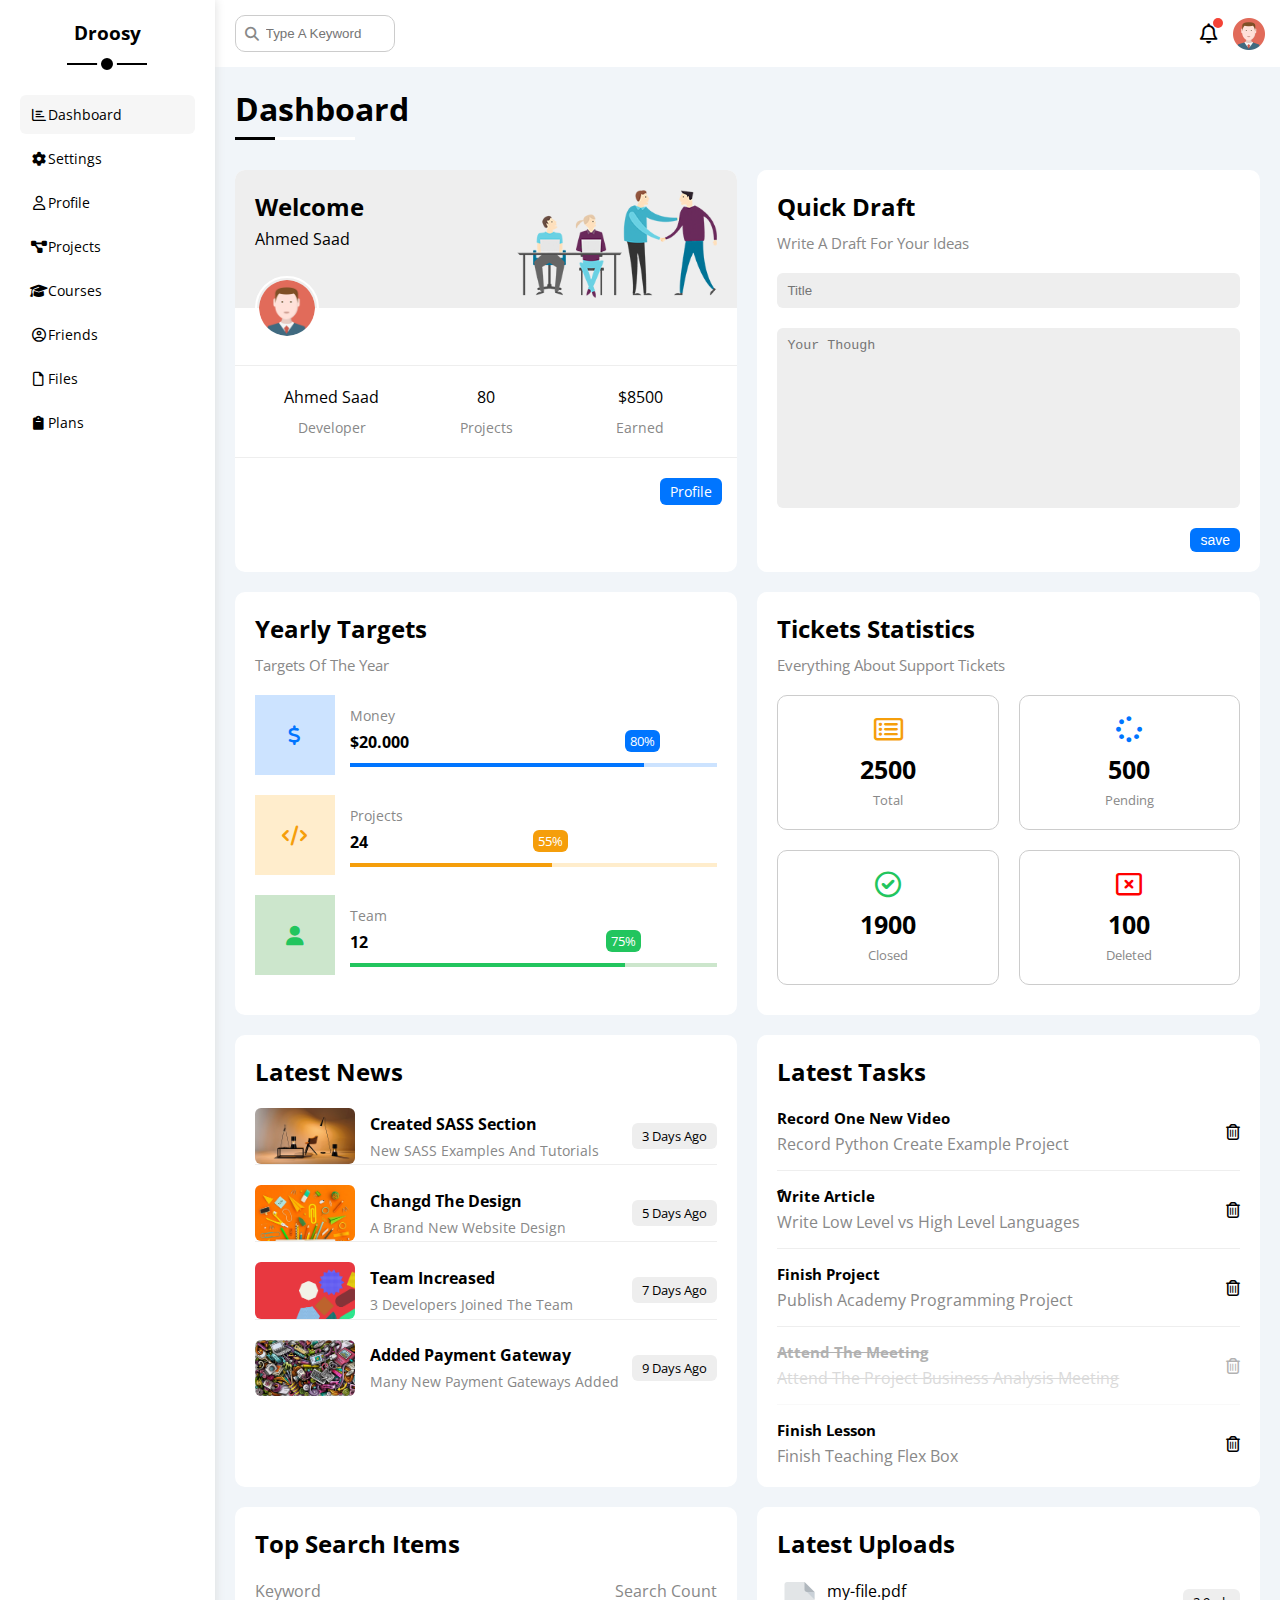
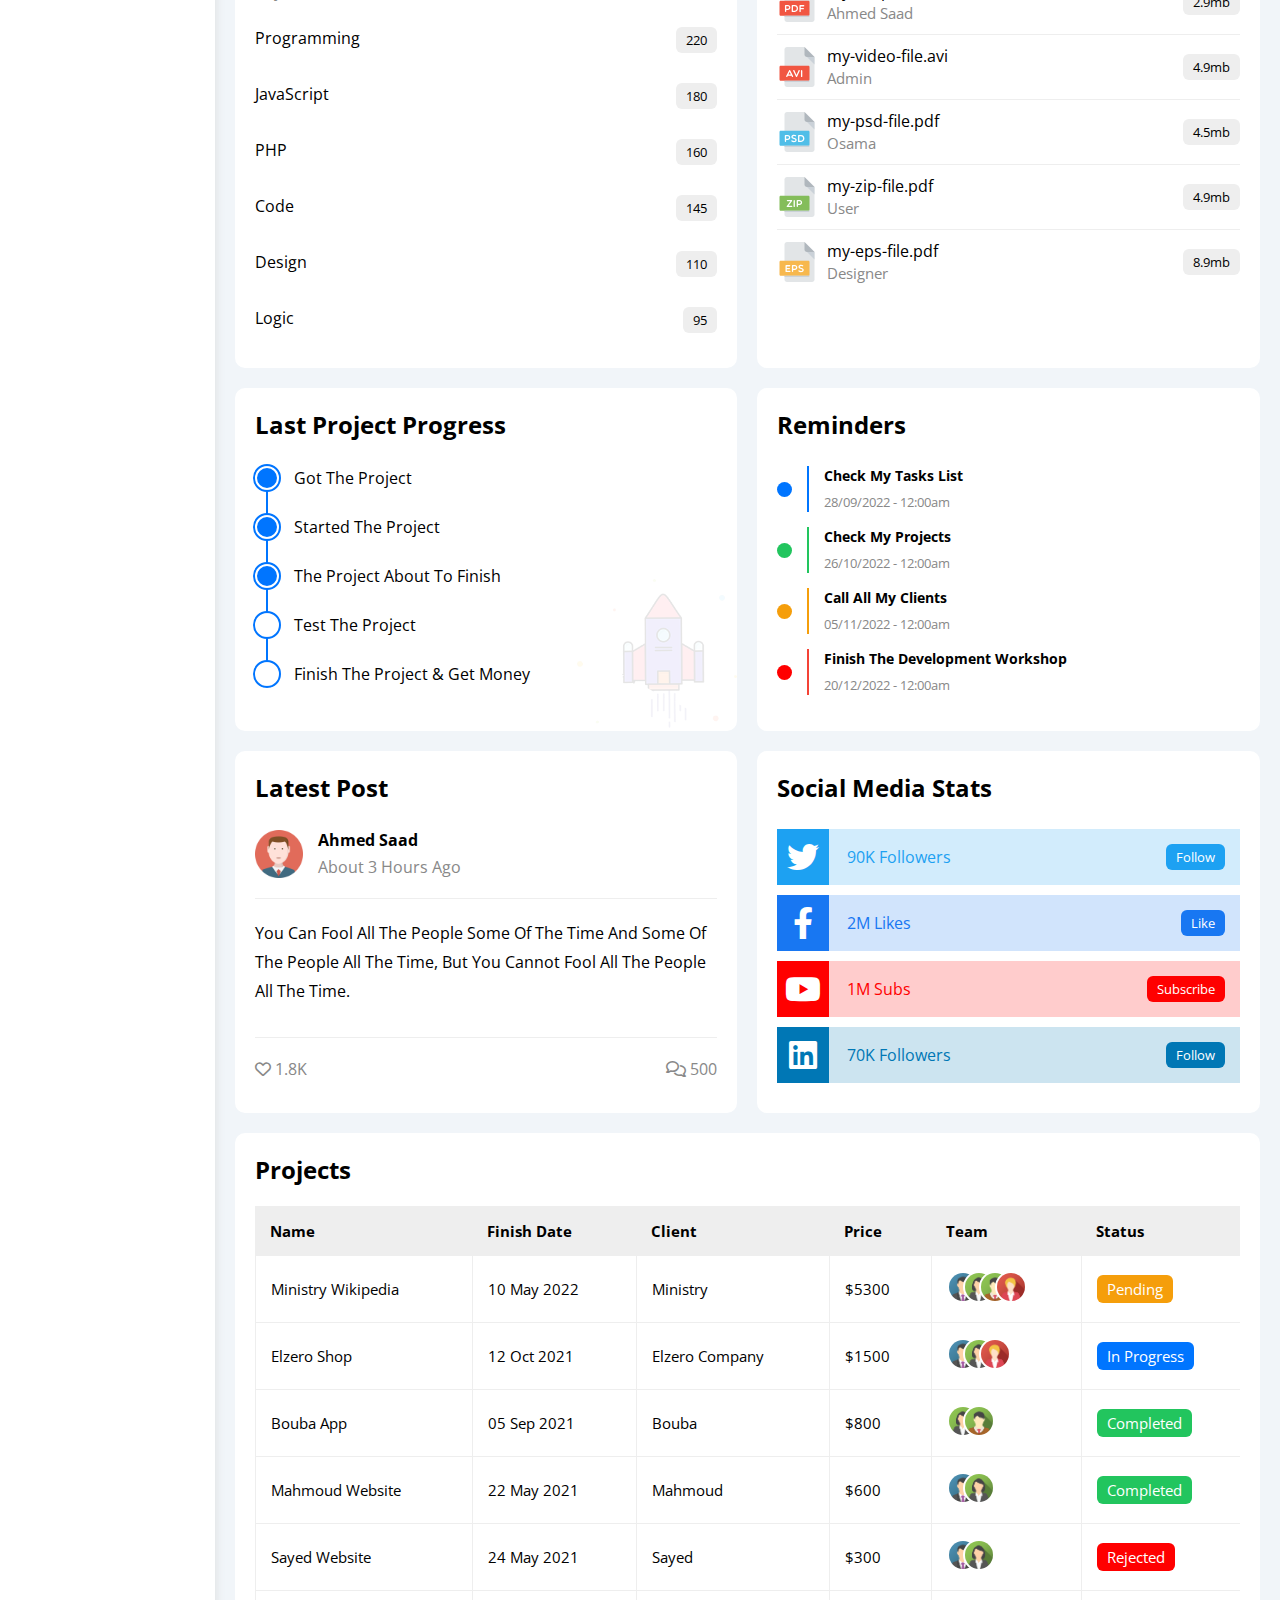
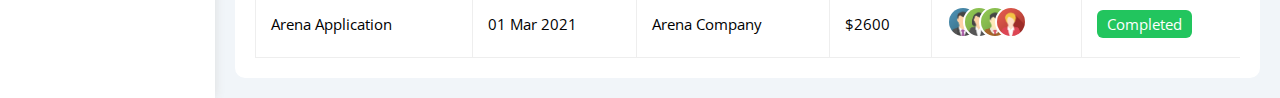
<file: index.html>
<!DOCTYPE html>
<html lang="en">
  <head>
    <meta charset="UTF-8" />
    <meta http-equiv="X-UA-Compatible" content="IE=edge" />
    <meta name="viewport" content="width=device-width, initial-scale=1.0" />
    <link rel="stylesheet" href="css/all.min.css" />
    <link rel="stylesheet" href="css/framework.css" />
    <link rel="stylesheet" href="css/master.css" />
    <link rel="preconnect" href="https://fonts.googleapis.com" />
    <link rel="preconnect" href="https://fonts.gstatic.com" crossorigin />
    <link
      href="https://fonts.googleapis.com/css2?family=Open+Sans:ital,wght@0,300;0,400;0,500;0,600;0,700;0,800;1,300;1,400;1,500;1,600;1,700;1,800&display=swap"
      rel="stylesheet" />
    <title>Dashboard</title>
  </head>
  <body>
    <div class="page d-flex">
      <div class="sidebar bg-white p-20 p-relative">
        <h3 class="p-relative txt-c mt-0">Droosy</h3>
        <ul>
          <li>
            <a class="active d-flex align-center fs-14 c-black rad-6 p-10" href="index.html">
              <i class="fa-regular fa-chart-bar fa-fw"></i>
              <span>Dashboard</span>
            </a>
          </li>
          <li>
            <a class="d-flex align-center fs-14 c-black rad-6 p-10" href="settings.html">
              <i class="fa-solid fa-gear fa-fw"></i>
              <span>Settings</span>
            </a>
          </li>
          <li>
            <a class="d-flex align-center fs-14 c-black rad-6 p-10" href="profile.html">
              <i class="fa-regular fa-user fa-fw"></i>
              <span>Profile</span>
            </a>
          </li>
          <li>
            <a class="d-flex align-center fs-14 c-black rad-6 p-10" href="projects.html">
              <i class="fa-solid fa-project-diagram fa-fw"></i>
              <span>Projects</span>
            </a>
          </li>
          <li>
            <a class="d-flex align-center fs-14 c-black rad-6 p-10" href="courses.html">
              <i class="fa-solid fa-graduation-cap fa-fw"></i>
              <span>Courses</span>
            </a>
          </li>
          <li>
            <a class="d-flex align-center fs-14 c-black rad-6 p-10" href="friends.html">
              <i class="fa-regular fa-circle-user fa-fw"></i>
              <span>Friends</span>
            </a>
          </li>
          <li>
            <a class="d-flex align-center fs-14 c-black rad-6 p-10" href="files.html">
              <i class="fa-regular fa-file fa-fw"></i>
              <span>Files</span>
            </a>
          </li>
          <li>
            <a class="d-flex align-center fs-14 c-black rad-6 p-10" href="plans.html">
              <i class="fa-solid fa-clipboard fa-fw"></i>
              <span>Plans</span>
            </a>
          </li>
        </ul>
      </div>
      <div class="content w-full">
        <!-- Start Head -->
        <div class="head bg-white p-15 between-flex">
          <div class="search p-relative">
            <input class="p-10" type="search" placeholder="Type A Keyword" name="search" id="search" />
          </div>
          <div class="icons d-flex align-center">
            <span class="notification p-relative">
              <i class="fa-regular fa-bell fa-lg"></i>
            </span>
            <img src="imgs/avatar.png" alt="" />
          </div>
        </div>
        <!-- End Head -->
        <h1 class="p-relative">Dashboard</h1>
        <div class="wrapper d-grid gap-20">
          <!-- Start Welcome Widget -->
          <div class="welcome bg-white rad-10 txt-c-mobile block-mobile">
            <div class="intro p-20 d-flex space-between bg-eee">
              <div>
                <h2 class="m-0">Welcome</h2>
                <p class="c-gray mt-5">Ahmed Saad</p>
              </div>
              <img class="hide-mobile" src="imgs/welcome.png" alt="" />
            </div>
            <img src="imgs/avatar.png" alt="" class="avatar" />
            <div class="body txt-c d-flex p-20 mt-20 mb-20 block-mobile">
              <div>
                Ahmed Saad
                <span class="d-block c-grey fs-14 mt-10">Developer</span>
              </div>
              <div>
                80
                <span class="d-block c-grey fs-14 mt-10">Projects</span>
              </div>
              <div>
                $8500
                <span class="d-block c-grey fs-14 mt-10">Earned</span>
              </div>
            </div>
            <a
              href="profile.html"
              class="visit d-block fs-14 bg-blue c-white w-fit btn-shape"
            >
              Profile
            </a>
          </div>
          <!-- Start Quick Draft Widget -->
          <div class="quick-draft p-20 bg-white rad-10">
            <h2 class="mt-0 mb-10">Quick Draft</h2>
            <p class="mt-0 mb-20 c-grey fs-15">Write A Draft For Your Ideas</p>
            <form action="">
              <input class="d-block mb-20 w-full p-10 b-none bg-eee rad-6" type="text" name="" id="" placeholder="Title" />
              <textarea class="d-block mb-20 w-full p-10 b-none bg-eee rad-6" name="" id="" cols="30" rows="10"
                placeholder="Your Though"></textarea>
              <input class="save d-block fs-14 bg-blue c-white b-none w-fit btn-shape" type="submit" value="save" />
            </form>
          </div>
          <!-- End Quick Draft Widget -->
          <!-- Start Targets Widget -->
          <div class="targets p-20 bg-white rad-10">
            <h2 class="mt-0 mb-10">Yearly Targets</h2>
            <p class="mt-0 mb-20 c-grey fs-15">Targets Of The Year</p>
            <div class="target-row mb-20 d-flex align-center blue">
              <div class="icon center-flex">
                <i class="fa-solid fa-dollar-sign fa-lg c-blue"></i>
              </div>
              <div class="details">
                <span class="fs-14 c-grey">Money</span>
                <span class="d-block mt-5 mb-10 fw-bold">$20.000</span>
                <div class="progress">
                  <span class="bg-blue blue" style="width: 80%;">
                    <span class="bg-blue">80%</span>
                  </span>
                </div>
              </div>
            </div>
            <div class="target-row mb-20 d-flex align-center orange">
              <div class="icon center-flex">
                <i class="fa-solid fa-code fa-lg c-orange"></i>
              </div>
              <div class="details">
                <span class="fs-14 c-grey">Projects</span>
                <span class="d-block mt-5 mb-10 fw-bold">24</span>
                <div class="progress">
                  <span class="bg-orange orange" style="width: 55%;">
                    <span class="bg-orange">55%</span>
                  </span>
                </div>
              </div>
            </div>
            <div class="target-row mb-20 d-flex align-center green">
              <div class="icon center-flex">
                <i class="fa-solid fa-user fa-lg c-green"></i>
              </div>
              <div class="details">
                <span class="fs-14 c-grey">Team</span>
                <span class="d-block mt-5 mb-10 fw-bold">12</span>
                <div class="progress">
                  <span class="bg-green green" style="width: 75%;">
                    <span class="bg-green">75%</span>
                  </span>
                </div>
              </div>
            </div>
          </div>
          <!-- End Targets Widget -->
          <!-- Start Tickets Widget -->
          <div class="tickets p-20 bg-white rad-10">
            <h2 class="mt-0 mb-10">Tickets Statistics</h2>
            <p class="mt-0 mb-20 c-grey fs-15">
              Everything About Support Tickets
            </p>
            <div class="d-flex txt-c gap-20 f-wrap">
              <div class="box p-20 rad-10 fs-13 c-grey">
                <i
                  class="fa-regular fa-rectangle-list fa-2x mb-10 c-orange"
                ></i>
                <span class="d-block c-black fw-bold fs-25 mb-5">2500</span>
                Total
              </div>
              <div class="box p-20 rad-10 fs-13 c-grey">
                <i class="fa-solid fa-spinner fa-2x mb-10 c-blue"></i>
                <span class="d-block c-black fw-bold fs-25 mb-5">500</span>
                Pending
              </div>
              <div class="box p-20 rad-10 fs-13 c-grey">
                <i class="fa-regular fa-circle-check fa-2x mb-10 c-green"></i>
                <span class="d-block c-black fw-bold fs-25 mb-5">1900</span>
                Closed
              </div>
              <div class="box p-20 rad-10 fs-13 c-grey">
                <i class="fa-regular fa-rectangle-xmark fa-2x mb-10 c-red"></i>
                <span class="d-block c-black fw-bold fs-25 mb-5">100</span>
                Deleted
              </div>
            </div>
          </div>
          <!-- End Tickets Widget -->
          <!-- Start Latest News Widget -->
          <div class="latest-news p-20 bg-white rad-10 txt-c-mobile">
            <h2 class="mt-0 mb-20">Latest News</h2>
            <div class="news-row d-flex align-center">
              <img src="imgs/news-01.png" alt="" />
              <div class="info">
                <h3>Created SASS Section</h3>
                <p class="m-0 fs-14 c-grey">New SASS Examples And Tutorials</p>
              </div>
              <div class="label btn-shape fs-13 bg-eee">3 Days Ago</div>
            </div>
            <div class="news-row d-flex align-center">
              <img src="imgs/news-02.png" alt="" />
              <div class="info">
                <h3>Changd The Design</h3>
                <p class="m-0 fs-14 c-grey">A Brand New Website Design</p>
              </div>
              <div class="label btn-shape fs-13 bg-eee">5 Days Ago</div>
            </div>
            <div class="news-row d-flex align-center">
              <img src="imgs/news-03.png" alt="" />
              <div class="info">
                <h3>Team Increased</h3>
                <p class="m-0 fs-14 c-grey">3 Developers Joined The Team</p>
              </div>
              <div class="label btn-shape fs-13 bg-eee">7 Days Ago</div>
            </div>
            <div class="news-row d-flex align-center">
              <img src="imgs/news-04.png" alt="" />
              <div class="info">
                <h3>Added Payment Gateway</h3>
                <p class="m-0 fs-14 c-grey">Many New Payment Gateways Added</p>
              </div>
              <div class="label btn-shape fs-13 bg-eee">9 Days Ago</div>
            </div>
          </div>
          <!-- End Latest News Widget -->
          <!-- Start Tasks Widget -->
          <div class="tasks p-20 bg-white rad-10">
            <h2 class="mt-0 mb-20">Latest Tasks</h2>
            <div class="task-row between-flex">
              <div class="info">
                <h3 class="mt-0 mb-5 fs-15">Record One New Video</h3>
                <p class="m-0 c-grey">Record Python Create Example Project</p>
              </div>
              <i class="fa-regular fa-trash-can delete"></i>
            </div>
            <div class="task-row between-flex">
              <div class="info">
                <h3 class="mt-0 mb-5 fs-15">ًWrite Article</h3>
                <p class="m-0 c-grey">Write Low Level vs High Level Languages</p>
              </div>
              <i class="fa-regular fa-trash-can delete"></i>
            </div>
            <div class="task-row between-flex">
              <div class="info">
                <h3 class="mt-0 mb-5 fs-15">Finish Project</h3>
                <p class="m-0 c-grey">Publish Academy Programming Project</p>
              </div>
              <i class="fa-regular fa-trash-can delete"></i>
            </div>
            <div class="task-row between-flex done">
              <div class="info">
                <h3 class="mt-0 mb-5 fs-15">Attend The Meeting</h3>
                <p class="m-0 c-grey">Attend The Project Business Analysis Meeting</p>
              </div>
              <i class="fa-regular fa-trash-can delete"></i>
            </div>
            <div class="task-row between-flex">
              <div class="info">
                <h3 class="mt-0 mb-5 fs-15">Finish Lesson</h3>
                <p class="m-0 c-grey">Finish Teaching Flex Box</p>
              </div>
              <i class="fa-regular fa-trash-can delete"></i>
            </div>
          </div>
          <!-- End Tasks Widget -->
          <!-- Start Top Search Word Widget -->
          <div class="search-items p-20 bg-white rad-10">
            <h2 class="mt-0 mb-20">Top Search Items</h2>
            <div class="items-head d-flex space-between c-grey mb-10">
              <div>Keyword</div>
              <div>Search Count</div>
            </div>
            <div class="items d-flex space-between pt-15 pb-15">
              <span>Programming</span>
              <span class="bg-eee fs-13 btn-shape">220</span>
            </div>
            <div class="items d-flex space-between pt-15 pb-15">
              <span>JavaScript</span>
              <span class="bg-eee fs-13 btn-shape">180</span>
            </div>
            <div class="items d-flex space-between pt-15 pb-15">
              <span>PHP</span>
              <span class="bg-eee fs-13 btn-shape">160</span>
            </div>
            <div class="items d-flex space-between pt-15 pb-15">
              <span>Code</span>
              <span class="bg-eee fs-13 btn-shape">145</span>
            </div>
            <div class="items d-flex space-between pt-15 pb-15">
              <span>Design</span>
              <span class="bg-eee fs-13 btn-shape">110</span>
            </div>
            <div class="items d-flex space-between pt-15 pb-15">
              <span>Logic</span>
              <span class="bg-eee fs-13 btn-shape">95</span>
            </div>
          </div>
          <!-- End Top Search Word Widget -->
          <!-- Start Latest Upload Widget -->
          <div class="latest-uploads p-20 bg-white rad-10">
            <h2 class="mt-0 mb-20">Latest Uploads</h2>
            <ul>
              <li class="between-flex pb-10 mb-10">
                <div class="d-flex align-center">
                  <img class="mr-10" src="imgs/pdf.svg" alt="" />
                  <div>
                    <span class="d-block">my-file.pdf</span>
                    <span class="fs-15 c-grey">Ahmed Saad</span>
                  </div>
                </div>
                <div class="bg-eee btn-shape fs-13">2.9mb</div>
              </li>
              <li class="between-flex pb-10 mb-10">
                <div class="d-flex align-center">
                  <img class="mr-10" src="imgs/avi.svg" alt="" />
                  <div>
                    <span class="d-block">my-video-file.avi</span>
                    <span class="fs-15 c-grey">Admin</span>
                  </div>
                </div>
                <div class="bg-eee btn-shape fs-13">4.9mb</div>
              </li>
              <li class="between-flex pb-10 mb-10">
                <div class="d-flex align-center">
                  <img class="mr-10" src="imgs/psd.svg" alt="" />
                  <div>
                    <span class="d-block">my-psd-file.pdf</span>
                    <span class="fs-15 c-grey">Osama</span>
                  </div>
                </div>
                <div class="bg-eee btn-shape fs-13">4.5mb</div>
              </li>
              <li class="between-flex pb-10 mb-10">
                <div class="d-flex align-center">
                  <img class="mr-10" src="imgs/zip.svg" alt="" />
                  <div>
                    <span class="d-block">my-zip-file.pdf</span>
                    <span class="fs-15 c-grey">User</span>
                  </div>
                </div>
                <div class="bg-eee btn-shape fs-13">4.9mb</div>
              </li>
              <li class="between-flex pb-10 mb-10">
                <div class="d-flex align-center">
                  <img class="mr-10" src="imgs/eps.svg" alt="" />
                  <div>
                    <span class="d-block">my-eps-file.pdf</span>
                    <span class="fs-15 c-grey">Designer</span>
                  </div>
                </div>
                <div class="bg-eee btn-shape fs-13">8.9mb</div>
              </li>
            </ul>
          </div>
          <!-- End Latest Upload Widget -->
          <!-- Start Last Project Progress Widget -->
          <div class="last-project p-20 bg-white rad-10 p-relative">
            <h2 class="mt-0 mb-20">Last Project Progress</h2>
            <ul class="m-0 p-relative">
              <li class="mt-25 d-flex align-center done">Got The Project</li>
              <li class="mt-25 d-flex align-center done">Started The Project</li>
              <li class="mt-25 d-flex align-center done">The Project About To Finish</li>
              <li class="mt-25 d-flex align-center current">Test The Project</li>
              <li class="mt-25 d-flex align-center">Finish The Project & Get Money</li>
            </ul>
            <img class="launch-icon hide-mobile" src="imgs/project.png" alt="" />
          </div>
          <!-- End Last Project Progress Widget -->
          <!-- Start Reminders Widget -->
          <div class="reminders p-20 bg-white rad-10 p-relative">
            <h2 class="mt-0 mb-25">Reminders</h2>
            <ul>
              <li class="d-flex align-center mt-15">
                <span class="key bg-blue mr-15 d-block rad-half"></span>
                <div class="pl-15 blue">
                  <p class="fs-14 fw-bold mt-0 mb-5">Check My Tasks List</p>
                  <span class="fs-13 c-grey">28/09/2022 - 12:00am</span>
                </div>
              </li>
              <li class="d-flex align-center mt-15">
                <span class="key bg-green mr-15 d-block rad-half"></span>
                <div class="pl-15 green">
                  <p class="fs-14 fw-bold mt-0 mb-5">Check My Projects</p>
                  <span class="fs-13 c-grey">26/10/2022 - 12:00am</span>
                </div>
              </li>
              <li class="d-flex align-center mt-15">
                <span class="key bg-orange mr-15 d-block rad-half"></span>
                <div class="pl-15 orange">
                  <p class="fs-14 fw-bold mt-0 mb-5">Call All My Clients</p>
                  <span class="fs-13 c-grey">05/11/2022 - 12:00am</span>
                </div>
              </li>
              <li class="d-flex align-center mt-15">
                <span class="key bg-red mr-15 d-block rad-half"></span>
                <div class="pl-15 red">
                  <p class="fs-14 fw-bold mt-0 mb-5">Finish The Development Workshop</p>
                  <span class="fs-13 c-grey">20/12/2022 - 12:00am</span>
                </div>
              </li>
            </ul>
          </div>
          <!-- End Reminders Widget -->
          <!-- Start Latest Post Widget -->
          <div class="latest-post p-20 bg-white rad-10 p-relative">
            <h2 class="mt-0 mb-25">Latest Post</h2>
            <div class="top d-flex align-center">
              <img class="avatar mr-15" src="imgs/avatar.png" alt="">
              <div class="info">
                <span class="d-block mb-5 fw-bold">Ahmed Saad</span>
                <span class="c-grey">About 3 Hours Ago</span>
              </div>
            </div>
            <div class="post-content txt-c-mobile pt-20 pb-20 mt-20 mb-20">
              You can fool all the people some of the time and some of the people all the time, 
              but you cannot fool all the people all the time.
            </div>
            <div class="post-stats between-flex c-grey">
              <div>
                <i class="fa-regular fa-heart"></i>
                <span>1.8K</span>
              </div>
              <div>
                <i class="fa-regular fa-comments"></i>
                <span>500</span>
              </div>
            </div>
          </div>
          <!-- End Latest Post Widget -->
          <!-- start Social Media Stats Widget -->
          <div class="social-media p-20 bg-white rad-10 p-relative">
            <h2 class="mt-0 mb-25">Social Media Stats</h2>
            <div class="box twitter p-15 mb-10 p-relative between-flex">
              <i class="fa-brands fa-twitter fa-2x c-white h-full center-flex"></i>
              <span>90K Followers</span>
              <a class="fs-13 c-white btn-shape" href="#">Follow</a>
            </div>
            <div class="box facebook p-15 mb-10 p-relative between-flex">
              <i class="fa-brands fa-facebook-f fa-2x c-white h-full center-flex"></i>
              <span>2M Likes</span>
              <a class="fs-13 c-white btn-shape" href="#">Like</a>
            </div>
            <div class="box youtube p-15 mb-10 p-relative between-flex">
              <i class="fa-brands fa-youtube fa-2x c-white h-full center-flex"></i>
              <span>1M Subs</span>
              <a class="fs-13 c-white btn-shape" href="#">Subscribe</a>
            </div>
            <div class="box linkedin p-15 mb-10 p-relative between-flex">
              <i class="fa-brands fa-linkedin fa-2x c-white h-full center-flex"></i>
              <span>70K Followers</span>
              <a class="fs-13 c-white btn-shape" href="#">Follow</a>
            </div>
          </div>
          <!-- End Social Media Stats Widget -->
        </div>
        <!-- Start Projects Taple  -->
        <div class="projects p-20 bg-white rad-10 m-20">
          <h2 class="mt-0 mb-20">Projects</h2>
          <div class="responsive-table">
            <table class="fs-15 w-full">
              <thead>
                <tr>
                  <td>Name</td>
                  <td>Finish Date</td>
                  <td>Client</td>
                  <td>Price</td>
                  <td>Team</td>
                  <td>Status</td>
                </tr>
              </thead>
              <tbody>
                <tr>
                  <td>Ministry Wikipedia</td>
                  <td>10 May 2022</td>
                  <td>Ministry</td>
                  <td>$5300</td>
                  <td>
                    <img src="imgs/team-01.png" alt="" />
                    <img src="imgs/team-02.png" alt="" />
                    <img src="imgs/team-03.png" alt="" />
                    <img src="imgs/team-05.png" alt="" />
                  </td>
                  <td>
                    <span class="label btn-shape bg-orange c-white">Pending</span>
                  </td>
                </tr>
                <tr>
                  <td>Elzero Shop</td>
                  <td>12 Oct 2021</td>
                  <td>Elzero Company</td>
                  <td>$1500</td>
                  <td>
                    <img src="imgs/team-01.png" alt="" />
                    <img src="imgs/team-02.png" alt="" />
                    <img src="imgs/team-05.png" alt="" />
                  </td>
                  <td>
                    <span class="label btn-shape bg-blue c-white">In Progress</span>
                  </td>
                </tr>
                <tr>
                  <td>Bouba App</td>
                  <td>05 Sep 2021</td>
                  <td>Bouba</td>
                  <td>$800</td>
                  <td>
                    <img src="imgs/team-02.png" alt="" />
                    <img src="imgs/team-03.png" alt="" />
                  </td>
                  <td>
                    <span class="label btn-shape bg-green c-white">Completed</span>
                  </td>
                </tr>
                <tr>
                  <td>Mahmoud Website</td>
                  <td>22 May 2021</td>
                  <td>Mahmoud</td>
                  <td>$600</td>
                  <td>
                    <img src="imgs/team-01.png" alt="" />
                    <img src="imgs/team-02.png" alt="" />
                  </td>
                  <td>
                    <span class="label btn-shape bg-green c-white">Completed</span>
                  </td>
                </tr>
                <tr>
                  <td>Sayed Website</td>
                  <td>24 May 2021</td>
                  <td>Sayed</td>
                  <td>$300</td>
                  <td>
                    <img src="imgs/team-01.png" alt="" />
                    <img src="imgs/team-02.png" alt="" />
                  </td>
                  <td>
                    <span class="label btn-shape bg-red c-white">Rejected</span>
                  </td>
                </tr>
                <tr>
                  <td>Arena Application</td>
                  <td>01 Mar 2021</td>
                  <td>Arena Company</td>
                  <td>$2600</td>
                  <td>
                    <img src="imgs/team-01.png" alt="" />
                    <img src="imgs/team-02.png" alt="" />
                    <img src="imgs/team-03.png" alt="" />
                    <img src="imgs/team-05.png" alt="" />
                  </td>
                  <td>
                    <span class="label btn-shape bg-green c-white">Completed</span>
                  </td>
                </tr>
              </tbody>
            </table>
          </div>
        </div>
        <!-- End Projects Taple  -->
      </div>
    </div>
  </body>
</html>
</file>
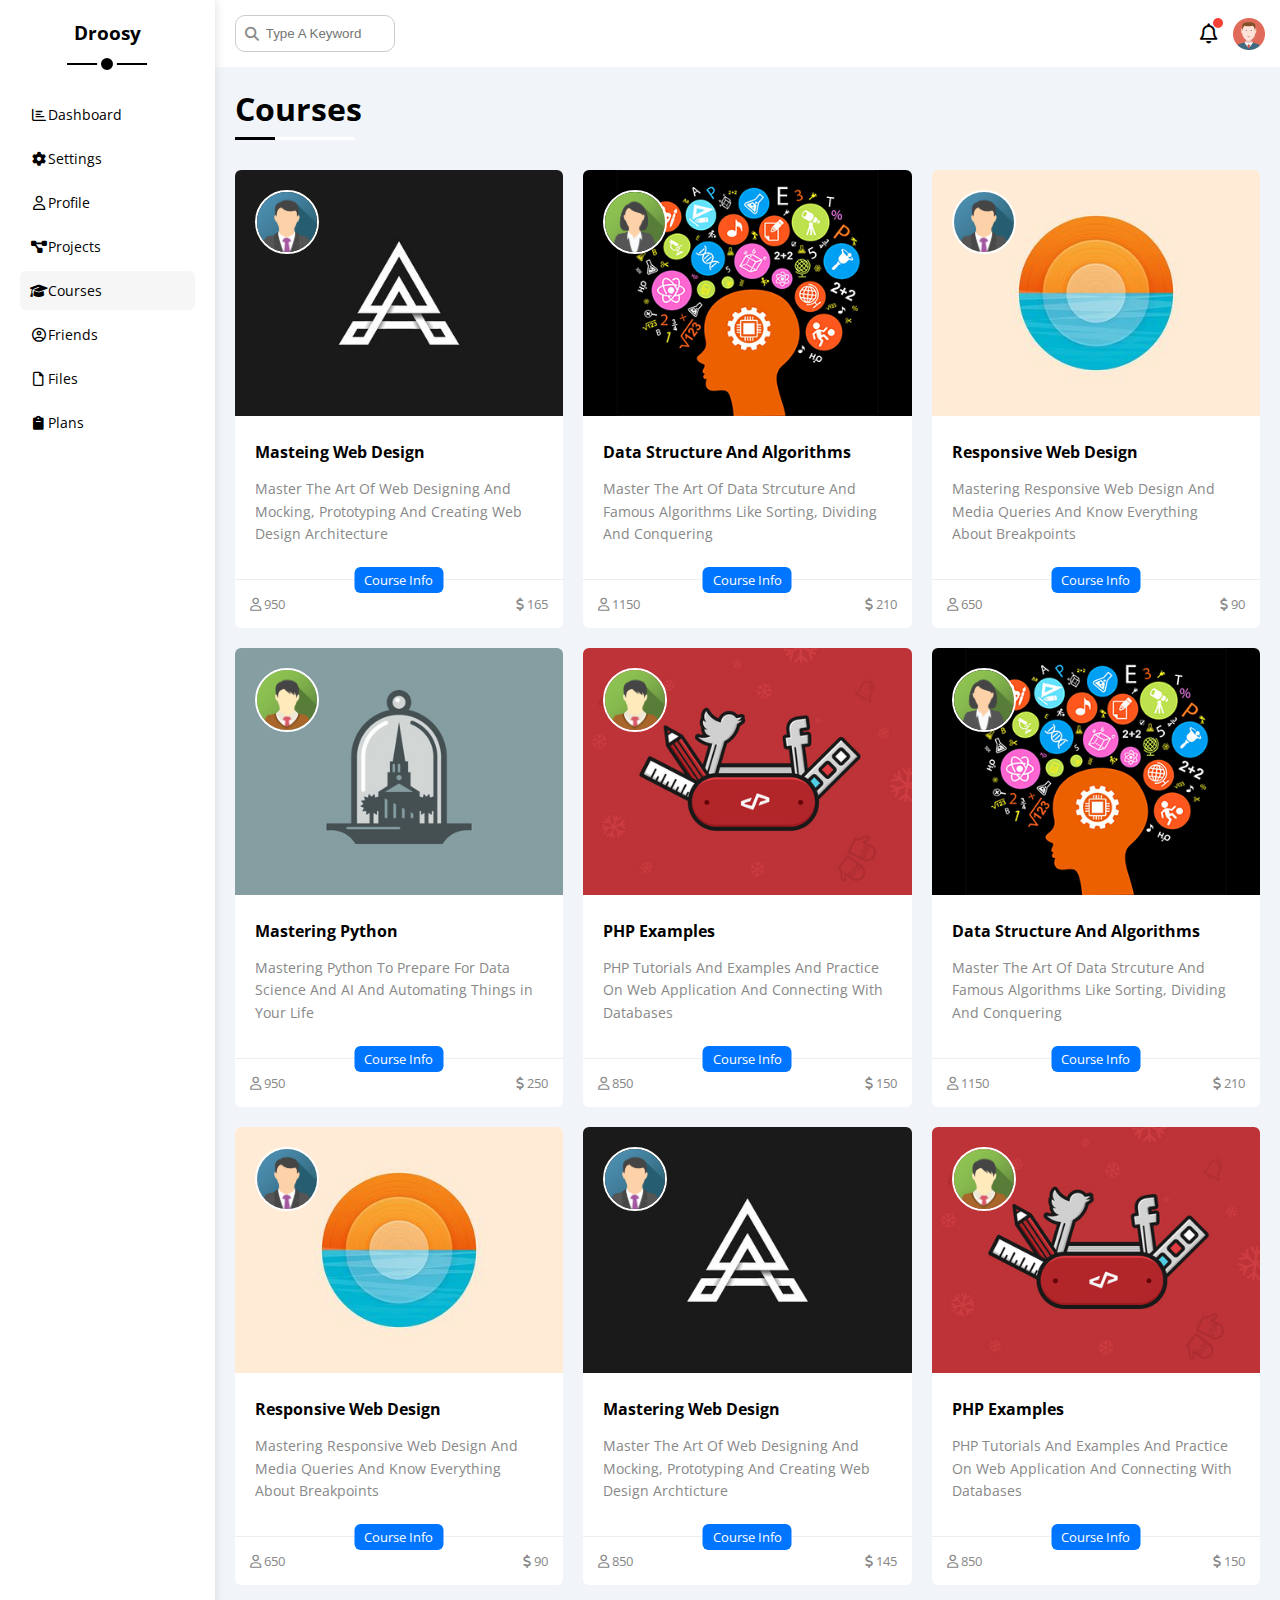
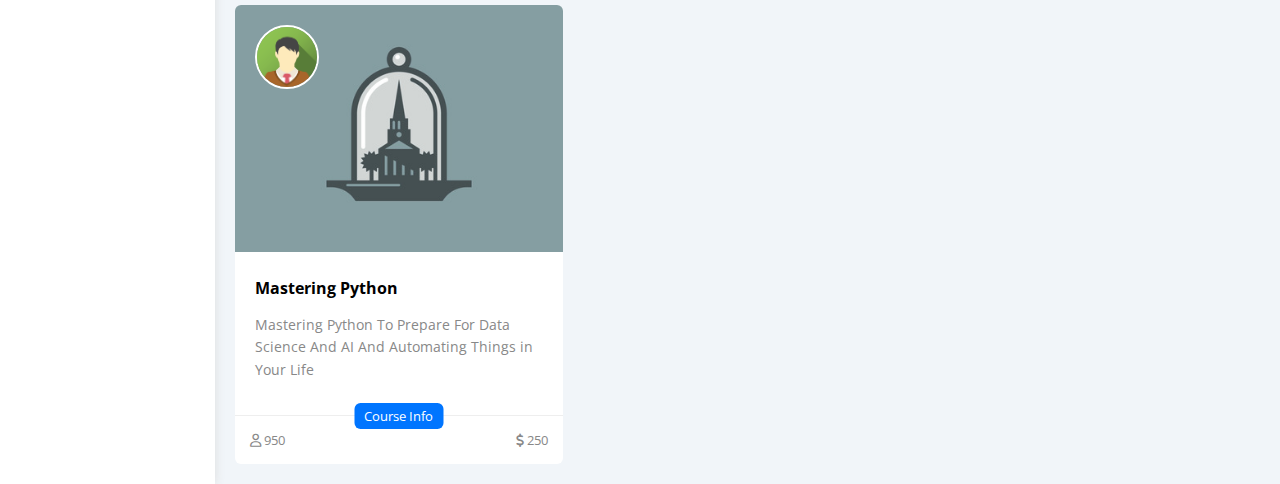
<file: courses.html>
<!DOCTYPE html>
<html lang="en">
<head>
  <meta charset="UTF-8" />
  <meta http-equiv="X-UA-Compatible" content="IE=edge" />
  <meta name="viewport" content="width=device-width, initial-scale=1.0" />
  <link rel="stylesheet" href="css/all.min.css" />
  <link rel="stylesheet" href="css/framework.css" />
  <link rel="stylesheet" href="css/master.css" />
  <link rel="preconnect" href="https://fonts.googleapis.com" />
  <link rel="preconnect" href="https://fonts.gstatic.com" crossorigin />
  <link
    href="https://fonts.googleapis.com/css2?family=Open+Sans:ital,wght@0,300;0,400;0,500;0,600;0,700;0,800;1,300;1,400;1,500;1,600;1,700;1,800&display=swap"
    rel="stylesheet" />
  <title>Courses</title>
</head>
<body>
  <div class="page d-flex">
    <div class="sidebar bg-white p-20 p-relative">
      <h3 class="p-relative txt-c mt-0">Droosy</h3>
      <ul>
        <li>
          <a class="d-flex align-center fs-14 c-black rad-6 p-10" href="index.html">
            <i class="fa-regular fa-chart-bar fa-fw"></i>
            <span>Dashboard</span>
          </a>
        </li>
        <li>
          <a class="d-flex align-center fs-14 c-black rad-6 p-10" href="settings.html">
            <i class="fa-solid fa-gear fa-fw"></i>
            <span>Settings</span>
          </a>
        </li>
        <li>
          <a class="d-flex align-center fs-14 c-black rad-6 p-10" href="profile.html">
            <i class="fa-regular fa-user fa-fw"></i>
            <span>Profile</span>
          </a>
        </li>
        <li>
          <a class="d-flex align-center fs-14 c-black rad-6 p-10" href="projects.html">
            <i class="fa-solid fa-project-diagram fa-fw"></i>
            <span>Projects</span>
          </a>
        </li>
        <li>
          <a class="active d-flex align-center fs-14 c-black rad-6 p-10" href="courses.html">
            <i class="fa-solid fa-graduation-cap fa-fw"></i>
            <span>Courses</span>
          </a>
        </li>
        <li>
          <a class="d-flex align-center fs-14 c-black rad-6 p-10" href="friends.html">
            <i class="fa-regular fa-circle-user fa-fw"></i>
            <span>Friends</span>
          </a>
        </li>
        <li>
          <a class="d-flex align-center fs-14 c-black rad-6 p-10" href="files.html">
            <i class="fa-regular fa-file fa-fw"></i>
            <span>Files</span>
          </a>
        </li>
        <li>
          <a class="d-flex align-center fs-14 c-black rad-6 p-10" href="plans.html">
            <i class="fa-solid fa-clipboard fa-fw"></i>
            <span>Plans</span>
          </a>
        </li>
      </ul>
    </div>
    <div class="content w-full">
      <!-- Start Head -->
      <div class="head bg-white p-15 between-flex">
        <div class="search p-relative">
          <input class="p-10" type="search" placeholder="Type A Keyword" name="search" id="search" />
        </div>
        <div class="icons d-flex align-center">
          <span class="notification p-relative">
            <i class="fa-regular fa-bell fa-lg"></i>
          </span>
          <img src="imgs/avatar.png" alt="" />
        </div>
      </div>
      <!-- End Head -->
      <h1 class="p-relative">Courses</h1>
      <div class="courses-page d-grid m-20 gap-20">
        <div class="course bg-white rad-6 p-relative">
            <img class="cover" src="imgs/course-01.jpg" alt="" />
            <img class="instructor" src="imgs/team-01.png" alt="" />
            <div class="p-20">
                <h4 class="m-0">Masteing Web Design</h4>
                <p class="description c-grey mt-15 fs-14">
                    Master The Art Of Web Designing And Mocking, Prototyping And Creating Web Design Architecture
                </p>
            </div>
            <div class="info p-15 p-relative between-flex">
                <span class="title bg-blue c-white btn-shape">Course Info</span>
                <span class="c-grey">
                    <i class="fa-regular fa-user"></i>
                    950
                </span>
                <span class="c-grey">
                    <i class="fa-solid fa-dollar-sign"></i>
                    165
                </span>
            </div>
        </div>
        <div class="course bg-white rad-6 p-relative">
            <img class="cover" src="imgs/course-02.jpg" alt="" />
            <img class="instructor" src="imgs/team-02.png" alt="" />
            <div class="p-20">
              <h4 class="m-0">Data Structure And Algorithms</h4>
              <p class="description c-grey mt-15 fs-14">
                Master The Art Of Data Strcuture And Famous Algorithms Like Sorting, Dividing And Conquering
              </p>
            </div>
            <div class="info p-15 p-relative between-flex">
              <span class="title bg-blue c-white btn-shape">Course Info</span>
              <span class="c-grey"> <i class="fa-regular fa-user"></i> 1150</span>
              <span class="c-grey"><i class="fa-solid fa-dollar-sign"></i> 210</span>
            </div>
          </div>
          <div class="course bg-white rad-6 p-relative">
            <img class="cover" src="imgs/course-03.jpg" alt="" />
            <img class="instructor" src="imgs/team-01.png" alt="" />
            <div class="p-20">
              <h4 class="m-0">Responsive Web Design</h4>
              <p class="description c-grey mt-15 fs-14">
                Mastering Responsive Web Design And Media Queries And Know Everything About Breakpoints
              </p>
            </div>
            <div class="info p-15 p-relative between-flex">
              <span class="title bg-blue c-white btn-shape">Course Info</span>
              <span class="c-grey"> <i class="fa-regular fa-user"></i> 650</span>
              <span class="c-grey"><i class="fa-solid fa-dollar-sign"></i> 90</span>
            </div>
          </div>
          <div class="course bg-white rad-6 p-relative">
            <img class="cover" src="imgs/course-04.jpg" alt="" />
            <img class="instructor" src="imgs/team-03.png" alt="" />
            <div class="p-20">
              <h4 class="m-0">Mastering Python</h4>
              <p class="description c-grey mt-15 fs-14">
                Mastering Python To Prepare For Data Science And AI And Automating Things in Your Life
              </p>
            </div>
            <div class="info p-15 p-relative between-flex">
              <span class="title bg-blue c-white btn-shape">Course Info</span>
              <span class="c-grey"> <i class="fa-regular fa-user"></i> 950</span>
              <span class="c-grey"><i class="fa-solid fa-dollar-sign"></i> 250</span>
            </div>
          </div>
          <div class="course bg-white rad-6 p-relative">
            <img class="cover" src="imgs/course-05.jpg" alt="" />
            <img class="instructor" src="imgs/team-03.png" alt="" />
            <div class="p-20">
              <h4 class="m-0">PHP Examples</h4>
              <p class="description c-grey mt-15 fs-14">
                PHP Tutorials And Examples And Practice On Web Application And Connecting With Databases
              </p>
            </div>
            <div class="info p-15 p-relative between-flex">
              <span class="title bg-blue c-white btn-shape">Course Info</span>
              <span class="c-grey"> <i class="fa-regular fa-user"></i> 850</span>
              <span class="c-grey"><i class="fa-solid fa-dollar-sign"></i> 150</span>
            </div>
          </div>
          <div class="course bg-white rad-6 p-relative">
            <img class="cover" src="imgs/course-02.jpg" alt="" />
            <img class="instructor" src="imgs/team-02.png" alt="" />
            <div class="p-20">
              <h4 class="m-0">Data Structure And Algorithms</h4>
              <p class="description c-grey mt-15 fs-14">
                Master The Art Of Data Strcuture And Famous Algorithms Like Sorting, Dividing And Conquering
              </p>
            </div>
            <div class="info p-15 p-relative between-flex">
              <span class="title bg-blue c-white btn-shape">Course Info</span>
              <span class="c-grey"> <i class="fa-regular fa-user"></i> 1150</span>
              <span class="c-grey"><i class="fa-solid fa-dollar-sign"></i> 210</span>
            </div>
          </div>
          <div class="course bg-white rad-6 p-relative">
            <img class="cover" src="imgs/course-03.jpg" alt="" />
            <img class="instructor" src="imgs/team-01.png" alt="" />
            <div class="p-20">
              <h4 class="m-0">Responsive Web Design</h4>
              <p class="description c-grey mt-15 fs-14">
                Mastering Responsive Web Design And Media Queries And Know Everything About Breakpoints
              </p>
            </div>
            <div class="info p-15 p-relative between-flex">
              <span class="title bg-blue c-white btn-shape">Course Info</span>
              <span class="c-grey"> <i class="fa-regular fa-user"></i> 650</span>
              <span class="c-grey"><i class="fa-solid fa-dollar-sign"></i> 90</span>
            </div>
          </div>
          <div class="course bg-white rad-6 p-relative">
            <img class="cover" src="imgs/course-01.jpg" alt="" />
            <img class="instructor" src="imgs/team-01.png" alt="" />
            <div class="p-20">
              <h4 class="m-0">Mastering Web Design</h4>
              <p class="description c-grey mt-15 fs-14">
                Master The Art Of Web Designing And Mocking, Prototyping And Creating Web Design Archticture
              </p>
            </div>
            <div class="info p-15 p-relative between-flex">
              <span class="title bg-blue c-white btn-shape">Course Info</span>
              <span class="c-grey"> <i class="fa-regular fa-user"></i> 850</span>
              <span class="c-grey"><i class="fa-solid fa-dollar-sign"></i> 145</span>
            </div>
          </div>
          <div class="course bg-white rad-6 p-relative">
            <img class="cover" src="imgs/course-05.jpg" alt="" />
            <img class="instructor" src="imgs/team-03.png" alt="" />
            <div class="p-20">
              <h4 class="m-0">PHP Examples</h4>
              <p class="description c-grey mt-15 fs-14">
                PHP Tutorials And Examples And Practice On Web Application And Connecting With Databases
              </p>
            </div>
            <div class="info p-15 p-relative between-flex">
              <span class="title bg-blue c-white btn-shape">Course Info</span>
              <span class="c-grey"> <i class="fa-regular fa-user"></i> 850</span>
              <span class="c-grey"><i class="fa-solid fa-dollar-sign"></i> 150</span>
            </div>
          </div>
          <div class="course bg-white rad-6 p-relative">
            <img class="cover" src="imgs/course-04.jpg" alt="" />
            <img class="instructor" src="imgs/team-03.png" alt="" />
            <div class="p-20">
              <h4 class="m-0">Mastering Python</h4>
              <p class="description c-grey mt-15 fs-14">
                Mastering Python To Prepare For Data Science And AI And Automating Things in Your Life
              </p>
            </div>
            <div class="info p-15 p-relative between-flex">
              <span class="title bg-blue c-white btn-shape">Course Info</span>
              <span class="c-grey"> <i class="fa-regular fa-user"></i> 950</span>
              <span class="c-grey"><i class="fa-solid fa-dollar-sign"></i> 250</span>
            </div>
          </div>
      </div>
    </div>
  </div>
</body>
</html>
</file>
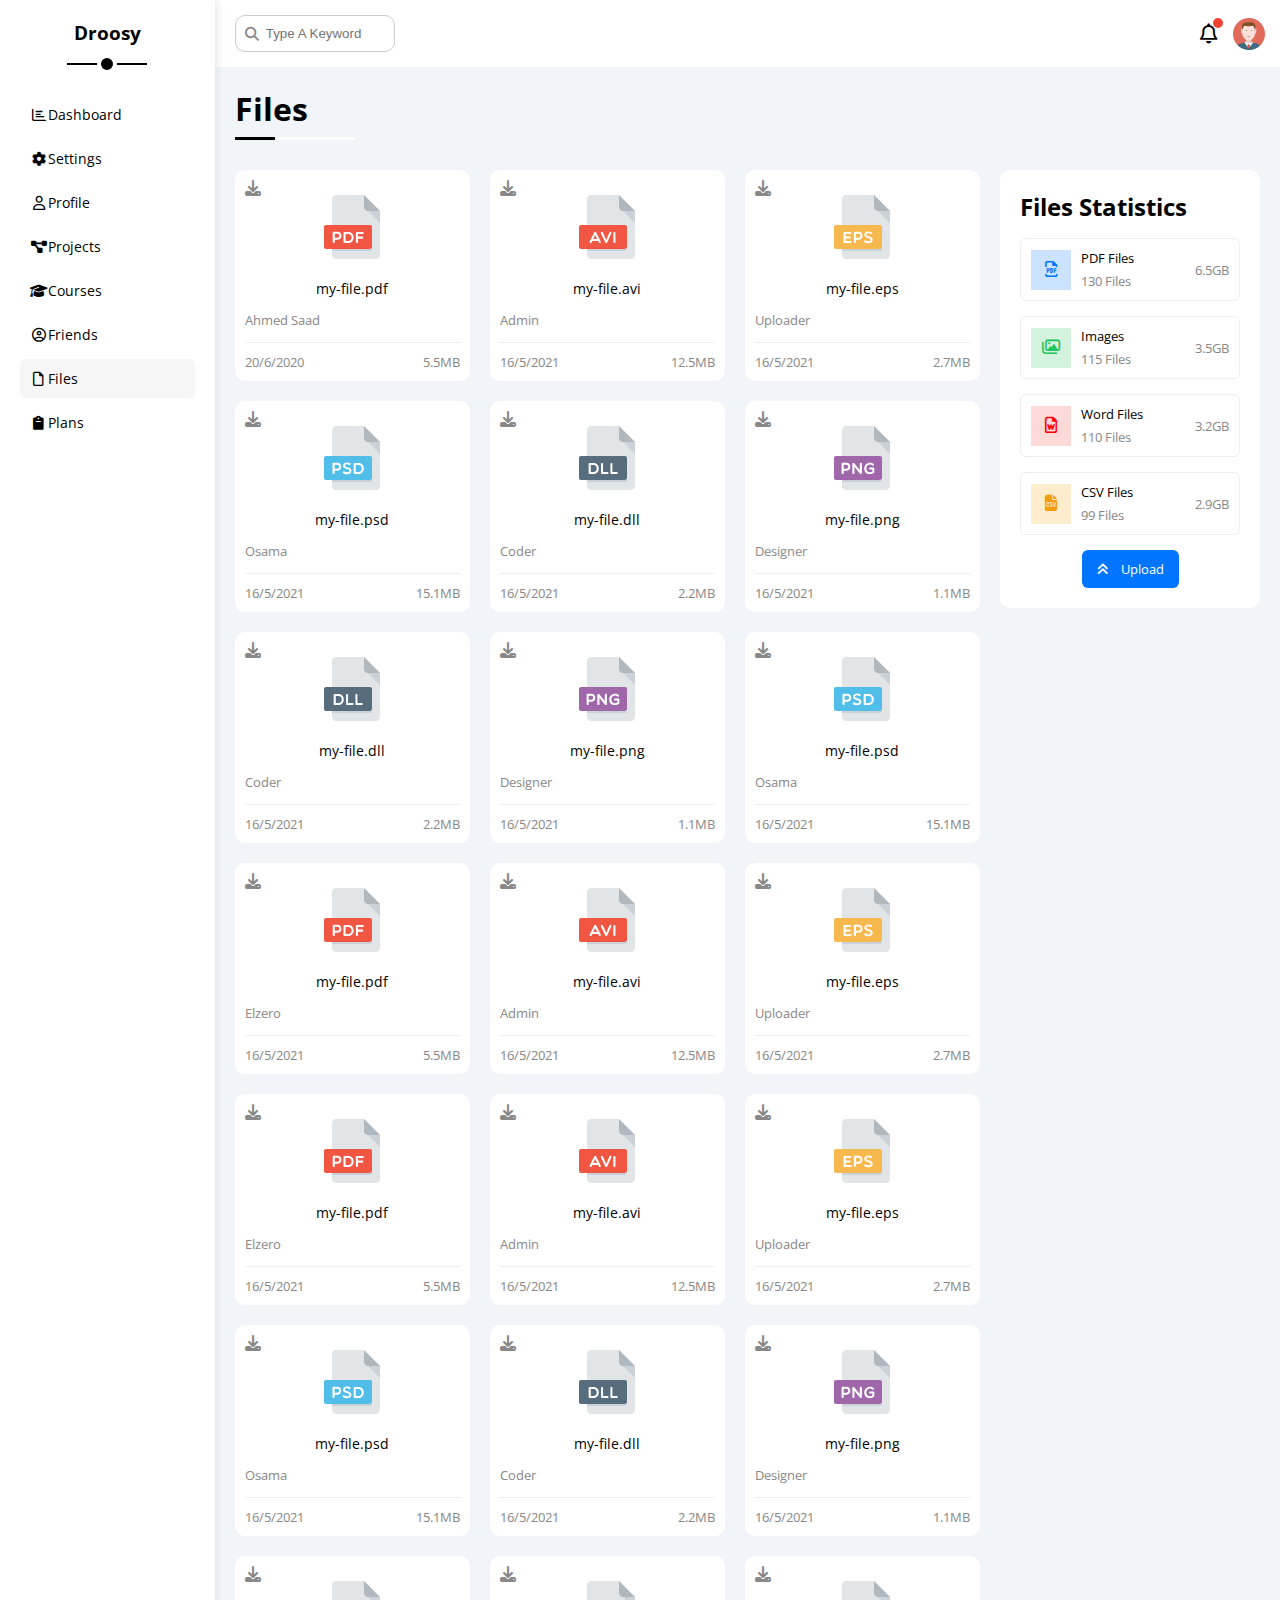
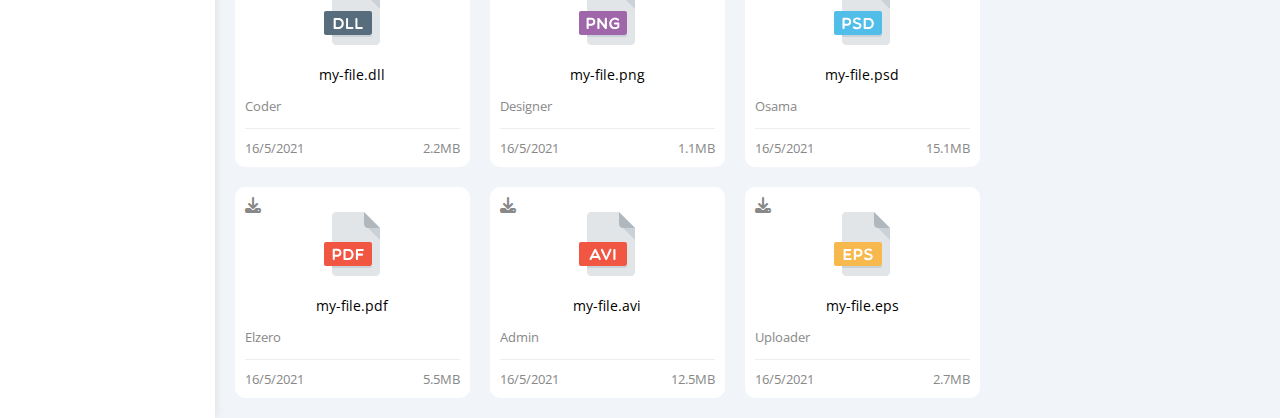
<file: files.html>
<!DOCTYPE html>
<html lang="en">
<head>
  <meta charset="UTF-8" />
  <meta http-equiv="X-UA-Compatible" content="IE=edge" />
  <meta name="viewport" content="width=device-width, initial-scale=1.0" />
  <link rel="stylesheet" href="css/all.min.css" />
  <link rel="stylesheet" href="css/framework.css" />
  <link rel="stylesheet" href="css/master.css" />
  <link rel="preconnect" href="https://fonts.googleapis.com" />
  <link rel="preconnect" href="https://fonts.gstatic.com" crossorigin />
  <link
    href="https://fonts.googleapis.com/css2?family=Open+Sans:ital,wght@0,300;0,400;0,500;0,600;0,700;0,800;1,300;1,400;1,500;1,600;1,700;1,800&display=swap"
    rel="stylesheet" />
  <title>Files</title>
</head>
<body>
  <div class="page d-flex">
    <div class="sidebar bg-white p-20 p-relative">
      <h3 class="p-relative txt-c mt-0">Droosy</h3>
      <ul>
        <li>
          <a class="d-flex align-center fs-14 c-black rad-6 p-10" href="index.html">
            <i class="fa-regular fa-chart-bar fa-fw"></i>
            <span>Dashboard</span>
          </a>
        </li>
        <li>
          <a class="d-flex align-center fs-14 c-black rad-6 p-10" href="settings.html">
            <i class="fa-solid fa-gear fa-fw"></i>
            <span>Settings</span>
          </a>
        </li>
        <li>
          <a class="d-flex align-center fs-14 c-black rad-6 p-10" href="profile.html">
            <i class="fa-regular fa-user fa-fw"></i>
            <span>Profile</span>
          </a>
        </li>
        <li>
          <a class="d-flex align-center fs-14 c-black rad-6 p-10" href="projects.html">
            <i class="fa-solid fa-project-diagram fa-fw"></i>
            <span>Projects</span>
          </a>
        </li>
        <li>
          <a class="d-flex align-center fs-14 c-black rad-6 p-10" href="courses.html">
            <i class="fa-solid fa-graduation-cap fa-fw"></i>
            <span>Courses</span>
          </a>
        </li>
        <li>
          <a class="d-flex align-center fs-14 c-black rad-6 p-10" href="friends.html">
            <i class="fa-regular fa-circle-user fa-fw"></i>
            <span>Friends</span>
          </a>
        </li>
        <li>
          <a class="active d-flex align-center fs-14 c-black rad-6 p-10" href="files.html">
            <i class="fa-regular fa-file fa-fw"></i>
            <span>Files</span>
          </a>
        </li>
        <li>
          <a class="d-flex align-center fs-14 c-black rad-6 p-10" href="plans.html">
            <i class="fa-solid fa-clipboard fa-fw"></i>
            <span>Plans</span>
          </a>
        </li>
      </ul>
    </div>
    <div class="content w-full">
      <!-- Start Head -->
      <div class="head bg-white p-15 between-flex">
        <div class="search p-relative">
          <input class="p-10" type="search" placeholder="Type A Keyword" name="search" id="search" />
        </div>
        <div class="icons d-flex align-center">
          <span class="notification p-relative">
            <i class="fa-regular fa-bell fa-lg"></i>
          </span>
          <img src="imgs/avatar.png" alt="" />
        </div>
      </div>
      <!-- End Head -->
      <h1 class="p-relative">Files</h1>
      <div class="files-page d-flex m-20 gap-20">
        <div class="files-stats p-20 bg-white rad-10">
            <h2 class="mt-0 mb-15 txt-c-mobile">Files Statistics</h2>
            <div class="d-flex align-center border-eee p-10 rad-6 mb-15 fs-13">
                <i class="fa-regular fa-file-pdf fa-lg blue center-flex c-blue icon"></i>
                <div class="info">
                    <span>PDF Files</span>
                    <span class="c-grey d-block mt-5">130 Files</span>
                </div>
                <div class="size c-grey">6.5GB</div>
            </div>
            <div class="d-flex align-center border-eee p-10 rad-6 mb-15 fs-13">
                <i class="fa-regular fa-images fa-lg green center-flex c-green icon"></i>
                <div class="info">
                    <span>Images</span>
                    <span class="c-grey d-block mt-5">115 Files</span>
                </div>
                <div class="size c-grey">3.5GB</div>
            </div>
            <div class="d-flex align-center border-eee p-10 rad-6 mb-15 fs-13">
                <i class="fa-regular fa-file-word fa-lg red center-flex c-red icon"></i>
                <div class="info">
                    <span>Word Files</span>
                    <span class="c-grey d-block mt-5">110 Files</span>
                </div>
                <div class="size c-grey">3.2GB</div>
            </div>
            <div class="d-flex align-center border-eee p-10 rad-6 mb-15 fs-13">
                <i class="fa-solid fa-file-csv fa-lg orange center-flex c-orange icon"></i>
                <div class="info">
                    <span>CSV Files</span>
                    <span class="c-grey d-block mt-5">99 Files</span>
                </div>
                <div class="size c-grey">2.9GB</div>
            </div>
            <a class="upload bg-blue c-white fs-13 rad-6 d-block w-fit" href="#">
                <i class="fa-solid fa-angles-up mr-10"></i>
                Upload
            </a>
        </div>
        <div class="files-content d-grid gap-20">
            <div class="file bg-white p-10 rad-10">
                <i class="fa-solid fa-download c-grey p-absolute"></i>
                <div class="icon txt-c">
                    <img class="mt-15 mb-15" src="imgs/pdf.svg" alt="">
                </div>
                <div class="txt-c mb-10 fs-14">my-file.pdf</div>
                <p class="c-grey fs-13">Ahmed Saad</p>
                <div class="info between-flex mt-10 pt-10 fs-13 c-grey">
                    <span>20/6/2020</span>
                    <span>5.5MB</span>
                </div>
            </div>
            <div class="file bg-white p-10 rad-10">
                <i class="fa-solid fa-download c-grey p-absolute"></i>
                <div class="icon txt-c">
                  <img class="mt-15 mb-15" src="imgs/avi.svg" alt="" />
                </div>
                <div class="txt-c mb-10 fs-14">my-file.avi</div>
                <p class="c-grey fs-13">Admin</p>
                <div class="info between-flex mt-10 pt-10 fs-13 c-grey">
                  <span>16/5/2021</span>
                  <span>12.5MB</span>
                </div>
              </div>
              <div class="file bg-white p-10 rad-10">
                <i class="fa-solid fa-download c-grey p-absolute"></i>
                <div class="icon txt-c">
                  <img class="mt-15 mb-15" src="imgs/eps.svg" alt="" />
                </div>
                <div class="txt-c mb-10 fs-14">my-file.eps</div>
                <p class="c-grey fs-13">Uploader</p>
                <div class="info between-flex mt-10 pt-10 fs-13 c-grey">
                  <span>16/5/2021</span>
                  <span>2.7MB</span>
                </div>
              </div>
              <div class="file bg-white p-10 rad-10">
                <i class="fa-solid fa-download c-grey p-absolute"></i>
                <div class="icon txt-c">
                  <img class="mt-15 mb-15" src="imgs/psd.svg" alt="" />
                </div>
                <div class="txt-c mb-10 fs-14">my-file.psd</div>
                <p class="c-grey fs-13">Osama</p>
                <div class="info between-flex mt-10 pt-10 fs-13 c-grey">
                  <span>16/5/2021</span>
                  <span>15.1MB</span>
                </div>
              </div>
              <div class="file bg-white p-10 rad-10">
                <i class="fa-solid fa-download c-grey p-absolute"></i>
                <div class="icon txt-c">
                  <img class="mt-15 mb-15" src="imgs/dll.svg" alt="" />
                </div>
                <div class="txt-c mb-10 fs-14">my-file.dll</div>
                <p class="c-grey fs-13">Coder</p>
                <div class="info between-flex mt-10 pt-10 fs-13 c-grey">
                  <span>16/5/2021</span>
                  <span>2.2MB</span>
                </div>
              </div>
              <div class="file bg-white p-10 rad-10">
                <i class="fa-solid fa-download c-grey p-absolute"></i>
                <div class="icon txt-c">
                  <img class="mt-15 mb-15" src="imgs/png.svg" alt="" />
                </div>
                <div class="txt-c mb-10 fs-14">my-file.png</div>
                <p class="c-grey fs-13">Designer</p>
                <div class="info between-flex mt-10 pt-10 fs-13 c-grey">
                  <span>16/5/2021</span>
                  <span>1.1MB</span>
                </div>
              </div>
              <div class="file bg-white p-10 rad-10">
                <i class="fa-solid fa-download c-grey p-absolute"></i>
                <div class="icon txt-c">
                  <img class="mt-15 mb-15" src="imgs/dll.svg" alt="" />
                </div>
                <div class="txt-c mb-10 fs-14">my-file.dll</div>
                <p class="c-grey fs-13">Coder</p>
                <div class="info between-flex mt-10 pt-10 fs-13 c-grey">
                  <span>16/5/2021</span>
                  <span>2.2MB</span>
                </div>
              </div>
              <div class="file bg-white p-10 rad-10">
                <i class="fa-solid fa-download c-grey p-absolute"></i>
                <div class="icon txt-c">
                  <img class="mt-15 mb-15" src="imgs/png.svg" alt="" />
                </div>
                <div class="txt-c mb-10 fs-14">my-file.png</div>
                <p class="c-grey fs-13">Designer</p>
                <div class="info between-flex mt-10 pt-10 fs-13 c-grey">
                  <span>16/5/2021</span>
                  <span>1.1MB</span>
                </div>
              </div>
              <div class="file bg-white p-10 rad-10">
                <i class="fa-solid fa-download c-grey p-absolute"></i>
                <div class="icon txt-c">
                  <img class="mt-15 mb-15" src="imgs/psd.svg" alt="" />
                </div>
                <div class="txt-c mb-10 fs-14">my-file.psd</div>
                <p class="c-grey fs-13">Osama</p>
                <div class="info between-flex mt-10 pt-10 fs-13 c-grey">
                  <span>16/5/2021</span>
                  <span>15.1MB</span>
                </div>
              </div>
              <div class="file bg-white p-10 rad-10">
                <i class="fa-solid fa-download c-grey p-absolute"></i>
                <div class="icon txt-c">
                  <img class="mt-15 mb-15" src="imgs/pdf.svg" alt="" />
                </div>
                <div class="txt-c mb-10 fs-14">my-file.pdf</div>
                <p class="c-grey fs-13">Elzero</p>
                <div class="info between-flex mt-10 pt-10 fs-13 c-grey">
                  <span>16/5/2021</span>
                  <span>5.5MB</span>
                </div>
              </div>
              <div class="file bg-white p-10 rad-10">
                <i class="fa-solid fa-download c-grey p-absolute"></i>
                <div class="icon txt-c">
                  <img class="mt-15 mb-15" src="imgs/avi.svg" alt="" />
                </div>
                <div class="txt-c mb-10 fs-14">my-file.avi</div>
                <p class="c-grey fs-13">Admin</p>
                <div class="info between-flex mt-10 pt-10 fs-13 c-grey">
                  <span>16/5/2021</span>
                  <span>12.5MB</span>
                </div>
              </div>
              <div class="file bg-white p-10 rad-10">
                <i class="fa-solid fa-download c-grey p-absolute"></i>
                <div class="icon txt-c">
                  <img class="mt-15 mb-15" src="imgs/eps.svg" alt="" />
                </div>
                <div class="txt-c mb-10 fs-14">my-file.eps</div>
                <p class="c-grey fs-13">Uploader</p>
                <div class="info between-flex mt-10 pt-10 fs-13 c-grey">
                  <span>16/5/2021</span>
                  <span>2.7MB</span>
                </div>
              </div>
              <div class="file bg-white p-10 rad-10">
                <i class="fa-solid fa-download c-grey p-absolute"></i>
                <div class="icon txt-c">
                  <img class="mt-15 mb-15" src="imgs/pdf.svg" alt="" />
                </div>
                <div class="txt-c mb-10 fs-14">my-file.pdf</div>
                <p class="c-grey fs-13">Elzero</p>
                <div class="info between-flex mt-10 pt-10 fs-13 c-grey">
                  <span>16/5/2021</span>
                  <span>5.5MB</span>
                </div>
              </div>
              <div class="file bg-white p-10 rad-10">
                <i class="fa-solid fa-download c-grey p-absolute"></i>
                <div class="icon txt-c">
                  <img class="mt-15 mb-15" src="imgs/avi.svg" alt="" />
                </div>
                <div class="txt-c mb-10 fs-14">my-file.avi</div>
                <p class="c-grey fs-13">Admin</p>
                <div class="info between-flex mt-10 pt-10 fs-13 c-grey">
                  <span>16/5/2021</span>
                  <span>12.5MB</span>
                </div>
              </div>
              <div class="file bg-white p-10 rad-10">
                <i class="fa-solid fa-download c-grey p-absolute"></i>
                <div class="icon txt-c">
                  <img class="mt-15 mb-15" src="imgs/eps.svg" alt="" />
                </div>
                <div class="txt-c mb-10 fs-14">my-file.eps</div>
                <p class="c-grey fs-13">Uploader</p>
                <div class="info between-flex mt-10 pt-10 fs-13 c-grey">
                  <span>16/5/2021</span>
                  <span>2.7MB</span>
                </div>
              </div>
              <div class="file bg-white p-10 rad-10">
                <i class="fa-solid fa-download c-grey p-absolute"></i>
                <div class="icon txt-c">
                  <img class="mt-15 mb-15" src="imgs/psd.svg" alt="" />
                </div>
                <div class="txt-c mb-10 fs-14">my-file.psd</div>
                <p class="c-grey fs-13">Osama</p>
                <div class="info between-flex mt-10 pt-10 fs-13 c-grey">
                  <span>16/5/2021</span>
                  <span>15.1MB</span>
                </div>
              </div>
              <div class="file bg-white p-10 rad-10">
                <i class="fa-solid fa-download c-grey p-absolute"></i>
                <div class="icon txt-c">
                  <img class="mt-15 mb-15" src="imgs/dll.svg" alt="" />
                </div>
                <div class="txt-c mb-10 fs-14">my-file.dll</div>
                <p class="c-grey fs-13">Coder</p>
                <div class="info between-flex mt-10 pt-10 fs-13 c-grey">
                  <span>16/5/2021</span>
                  <span>2.2MB</span>
                </div>
              </div>
              <div class="file bg-white p-10 rad-10">
                <i class="fa-solid fa-download c-grey p-absolute"></i>
                <div class="icon txt-c">
                  <img class="mt-15 mb-15" src="imgs/png.svg" alt="" />
                </div>
                <div class="txt-c mb-10 fs-14">my-file.png</div>
                <p class="c-grey fs-13">Designer</p>
                <div class="info between-flex mt-10 pt-10 fs-13 c-grey">
                  <span>16/5/2021</span>
                  <span>1.1MB</span>
                </div>
              </div>
              <div class="file bg-white p-10 rad-10">
                <i class="fa-solid fa-download c-grey p-absolute"></i>
                <div class="icon txt-c">
                  <img class="mt-15 mb-15" src="imgs/dll.svg" alt="" />
                </div>
                <div class="txt-c mb-10 fs-14">my-file.dll</div>
                <p class="c-grey fs-13">Coder</p>
                <div class="info between-flex mt-10 pt-10 fs-13 c-grey">
                  <span>16/5/2021</span>
                  <span>2.2MB</span>
                </div>
              </div>
              <div class="file bg-white p-10 rad-10">
                <i class="fa-solid fa-download c-grey p-absolute"></i>
                <div class="icon txt-c">
                  <img class="mt-15 mb-15" src="imgs/png.svg" alt="" />
                </div>
                <div class="txt-c mb-10 fs-14">my-file.png</div>
                <p class="c-grey fs-13">Designer</p>
                <div class="info between-flex mt-10 pt-10 fs-13 c-grey">
                  <span>16/5/2021</span>
                  <span>1.1MB</span>
                </div>
              </div>
              <div class="file bg-white p-10 rad-10">
                <i class="fa-solid fa-download c-grey p-absolute"></i>
                <div class="icon txt-c">
                  <img class="mt-15 mb-15" src="imgs/psd.svg" alt="" />
                </div>
                <div class="txt-c mb-10 fs-14">my-file.psd</div>
                <p class="c-grey fs-13">Osama</p>
                <div class="info between-flex mt-10 pt-10 fs-13 c-grey">
                  <span>16/5/2021</span>
                  <span>15.1MB</span>
                </div>
              </div>
              <div class="file bg-white p-10 rad-10">
                <i class="fa-solid fa-download c-grey p-absolute"></i>
                <div class="icon txt-c">
                  <img class="mt-15 mb-15" src="imgs/pdf.svg" alt="" />
                </div>
                <div class="txt-c mb-10 fs-14">my-file.pdf</div>
                <p class="c-grey fs-13">Elzero</p>
                <div class="info between-flex mt-10 pt-10 fs-13 c-grey">
                  <span>16/5/2021</span>
                  <span>5.5MB</span>
                </div>
              </div>
              <div class="file bg-white p-10 rad-10">
                <i class="fa-solid fa-download c-grey p-absolute"></i>
                <div class="icon txt-c">
                  <img class="mt-15 mb-15" src="imgs/avi.svg" alt="" />
                </div>
                <div class="txt-c mb-10 fs-14">my-file.avi</div>
                <p class="c-grey fs-13">Admin</p>
                <div class="info between-flex mt-10 pt-10 fs-13 c-grey">
                  <span>16/5/2021</span>
                  <span>12.5MB</span>
                </div>
              </div>
              <div class="file bg-white p-10 rad-10">
                <i class="fa-solid fa-download c-grey p-absolute"></i>
                <div class="icon txt-c">
                  <img class="mt-15 mb-15" src="imgs/eps.svg" alt="" />
                </div>
                <div class="txt-c mb-10 fs-14">my-file.eps</div>
                <p class="c-grey fs-13">Uploader</p>
                <div class="info between-flex mt-10 pt-10 fs-13 c-grey">
                  <span>16/5/2021</span>
                  <span>2.7MB</span>
                </div>
              </div>
        </div>
      </div>
    </div>
  </div>
</body>
</html>
</file>
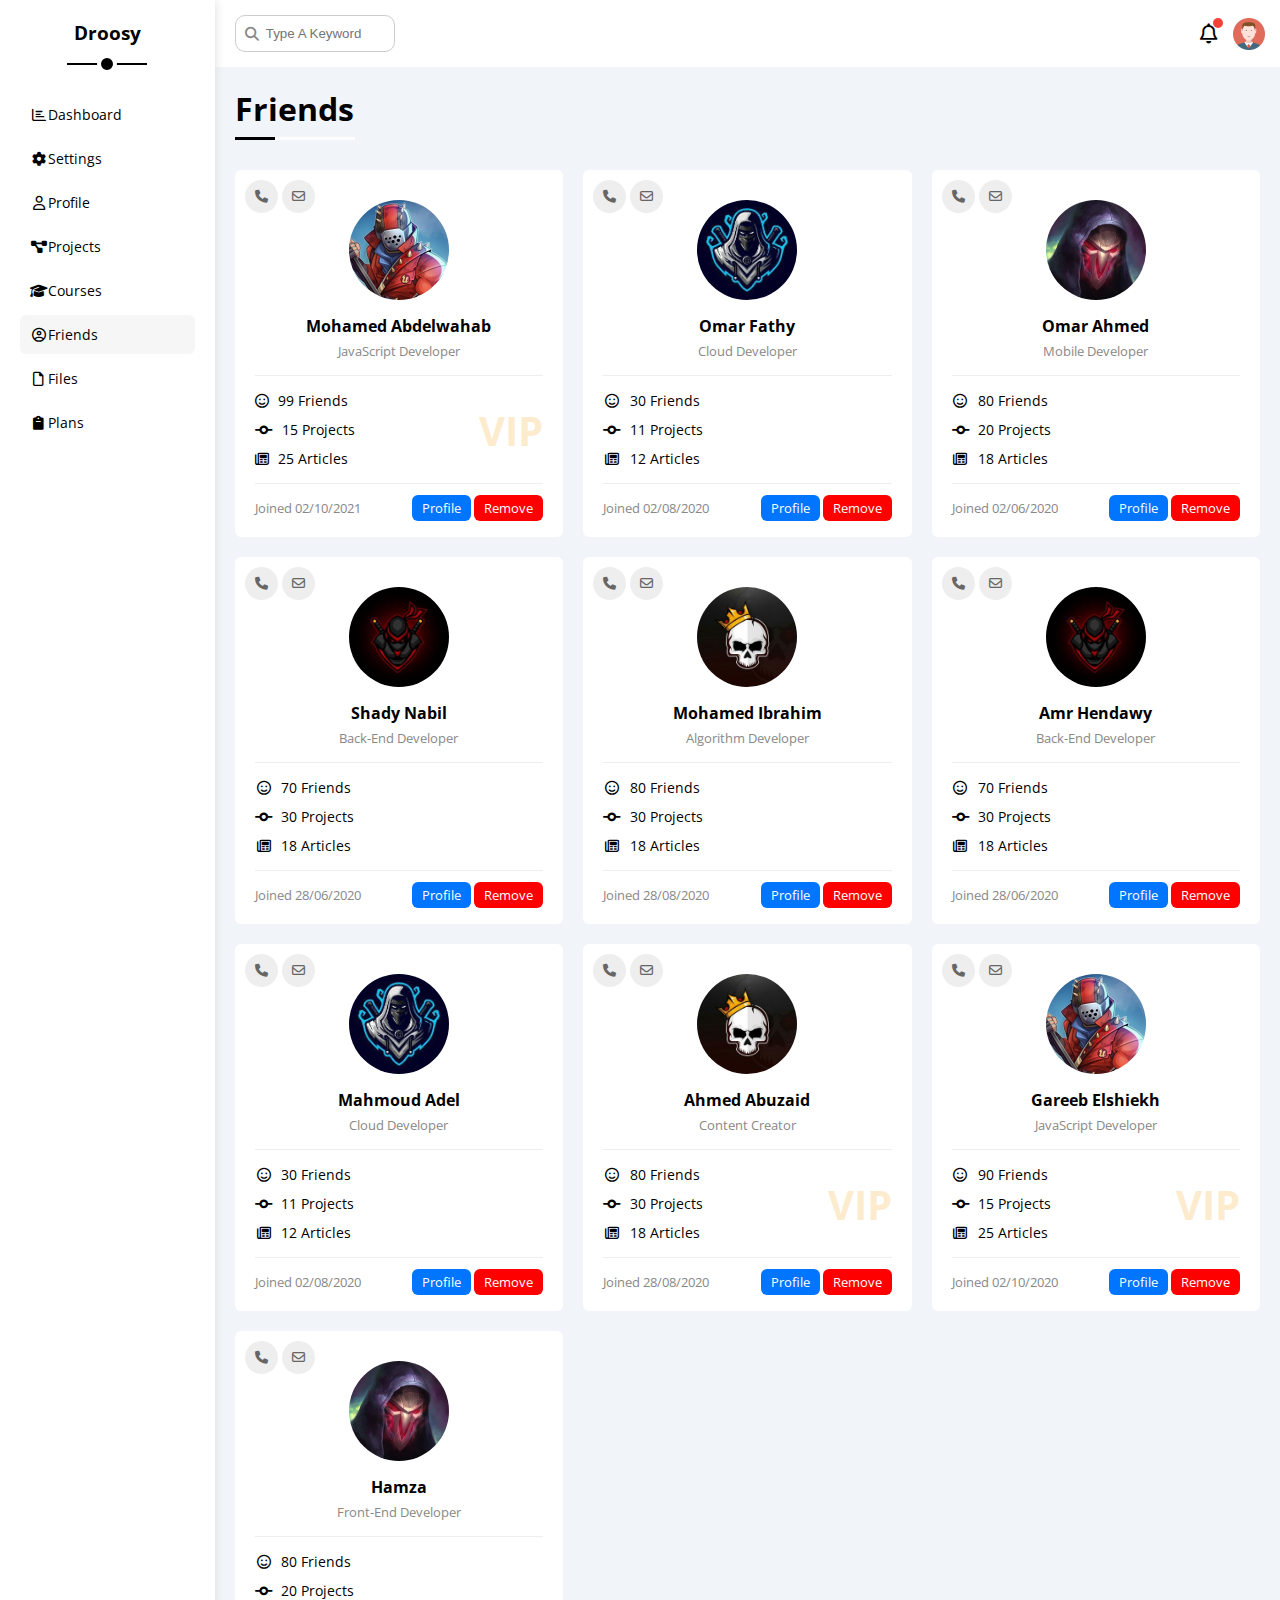
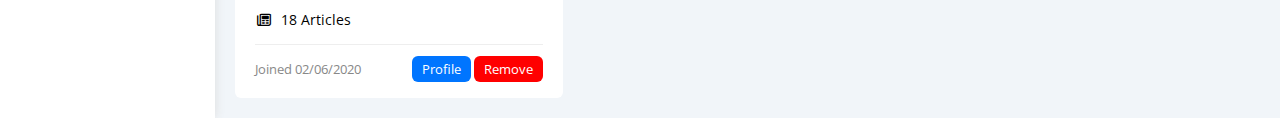
<file: friends.html>
<!DOCTYPE html>
<html lang="en">
<head>
  <meta charset="UTF-8" />
  <meta http-equiv="X-UA-Compatible" content="IE=edge" />
  <meta name="viewport" content="width=device-width, initial-scale=1.0" />
  <link rel="stylesheet" href="css/all.min.css" />
  <link rel="stylesheet" href="css/framework.css" />
  <link rel="stylesheet" href="css/master.css" />
  <link rel="preconnect" href="https://fonts.googleapis.com" />
  <link rel="preconnect" href="https://fonts.gstatic.com" crossorigin />
  <link
    href="https://fonts.googleapis.com/css2?family=Open+Sans:ital,wght@0,300;0,400;0,500;0,600;0,700;0,800;1,300;1,400;1,500;1,600;1,700;1,800&display=swap"
    rel="stylesheet" />
  <title>Friends</title>
</head>
<body>
  <div class="page d-flex">
    <div class="sidebar bg-white p-20 p-relative">
      <h3 class="p-relative txt-c mt-0">Droosy</h3>
      <ul>
        <li>
          <a class="d-flex align-center fs-14 c-black rad-6 p-10" href="index.html">
            <i class="fa-regular fa-chart-bar fa-fw"></i>
            <span>Dashboard</span>
          </a>
        </li>
        <li>
          <a class="d-flex align-center fs-14 c-black rad-6 p-10" href="settings.html">
            <i class="fa-solid fa-gear fa-fw"></i>
            <span>Settings</span>
          </a>
        </li>
        <li>
          <a class="d-flex align-center fs-14 c-black rad-6 p-10" href="profile.html">
            <i class="fa-regular fa-user fa-fw"></i>
            <span>Profile</span>
          </a>
        </li>
        <li>
          <a class="d-flex align-center fs-14 c-black rad-6 p-10" href="projects.html">
            <i class="fa-solid fa-project-diagram fa-fw"></i>
            <span>Projects</span>
          </a>
        </li>
        <li>
          <a class="d-flex align-center fs-14 c-black rad-6 p-10" href="courses.html">
            <i class="fa-solid fa-graduation-cap fa-fw"></i>
            <span>Courses</span>
          </a>
        </li>
        <li>
          <a class="active d-flex align-center fs-14 c-black rad-6 p-10" href="friends.html">
            <i class="fa-regular fa-circle-user fa-fw"></i>
            <span>Friends</span>
          </a>
        </li>
        <li>
          <a class="d-flex align-center fs-14 c-black rad-6 p-10" href="files.html">
            <i class="fa-regular fa-file fa-fw"></i>
            <span>Files</span>
          </a>
        </li>
        <li>
          <a class="d-flex align-center fs-14 c-black rad-6 p-10" href="plans.html">
            <i class="fa-solid fa-clipboard fa-fw"></i>
            <span>Plans</span>
          </a>
        </li>
      </ul>
    </div>
    <div class="content w-full">
      <!-- Start Head -->
      <div class="head bg-white p-15 between-flex">
        <div class="search p-relative">
          <input class="p-10" type="search" placeholder="Type A Keyword" name="search" id="search" />
        </div>
        <div class="icons d-flex align-center">
          <span class="notification p-relative">
            <i class="fa-regular fa-bell fa-lg"></i>
          </span>
          <img src="imgs/avatar.png" alt="" />
        </div>
      </div>
      <!-- End Head -->
      <h1 class="p-relative">Friends</h1>
      <div class="friends-page d-grid m-20 gap-20">
        <div class="friend bg-white rad-6 p-20 p-relative">
            <div class="contact">
                <i class="fa-solid fa-phone"></i>
                <i class="fa-regular fa-envelope"></i>
            </div>
            <div class="txt-c">
                <img class="rad-half mt-10 mb-10 w-100 h-100" src="imgs/friend-01.jpg" alt="" />
                <h4 class="m-0">Mohamed Abdelwahab</h4>
                <p class="c-grey fs-13 mt-5 mb-0">JavaScript Developer</p>
            </div>
            <div class="icons fs-14 p-relative">
                <div class="mb-10">
                    <i class="fa-regular fa-face-smile fa-w"></i>
                    <span>99 Friends</span>
                </div>
                <div class="mb-10">
                    <i class="fa-solid fa-code-commit fa-w"></i>
                    <span>15 Projects</span>
                </div>
                <div>
                    <i class="fa-regular fa-newspaper fa-w"></i>
                    <span>25 Articles</span>
                </div>
                <span class="vip fw-bold c-orange">VIP</span>
            </div>
            <div class="info between-flex fs-13">
                <span class="c-grey">Joined 02/10/2021</span>
                <div>
                    <a class="bg-blue c-white btn-shape" href="profile.html">Profile</a>
                    <a class="bg-red c-white btn-shape" href="#">Remove</a>
                </div>
            </div>
        </div>
        <div class="friend bg-white rad-6 p-20 p-relative">
            <div class="contact">
              <i class="fa-solid fa-phone"></i>
              <i class="fa-regular fa-envelope"></i>
            </div>
            <div class="txt-c">
              <img class="rad-half mt-10 mb-10 w-100 h-100" src="imgs/friend-02.jpg" alt="" />
              <h4 class="m-0">Omar Fathy</h4>
              <p class="c-grey fs-13 mt-5 mb-0">Cloud Developer</p>
            </div>
            <div class="icons fs-14 p-relative">
              <div class="mb-10">
                <i class="fa-regular fa-face-smile fa-fw"></i>
                <span>30 Friends</span>
              </div>
              <div class="mb-10">
                <i class="fa-solid fa-code-commit fa-fw"></i>
                <span>11 Projects</span>
              </div>
              <div>
                <i class="fa-regular fa-newspaper fa-fw"></i>
                <span>12 Articles</span>
              </div>
            </div>
            <div class="info between-flex fs-13">
              <span class="c-grey">Joined 02/08/2020</span>
              <div>
                <a class="bg-blue c-white btn-shape" href="profile.html">Profile</a>
                <a class="bg-red c-white btn-shape" href="">Remove</a>
              </div>
            </div>
          </div>
          <div class="friend bg-white rad-6 p-20 p-relative">
            <div class="contact">
              <i class="fa-solid fa-phone"></i>
              <i class="fa-regular fa-envelope"></i>
            </div>
            <div class="txt-c">
              <img class="rad-half mt-10 mb-10 w-100 h-100" src="imgs/friend-03.jpg" alt="" />
              <h4 class="m-0">Omar Ahmed</h4>
              <p class="c-grey fs-13 mt-5 mb-0">Mobile Developer</p>
            </div>
            <div class="icons fs-14 p-relative">
              <div class="mb-10">
                <i class="fa-regular fa-face-smile fa-fw"></i>
                <span>80 Friends</span>
              </div>
              <div class="mb-10">
                <i class="fa-solid fa-code-commit fa-fw"></i>
                <span>20 Projects</span>
              </div>
              <div>
                <i class="fa-regular fa-newspaper fa-fw"></i>
                <span>18 Articles</span>
              </div>
            </div>
            <div class="info between-flex fs-13">
              <span class="c-grey">Joined 02/06/2020</span>
              <div>
                <a class="bg-blue c-white btn-shape" href="profile.html">Profile</a>
                <a class="bg-red c-white btn-shape" href="">Remove</a>
              </div>
            </div>
          </div>
          <div class="friend bg-white rad-6 p-20 p-relative">
            <div class="contact">
              <i class="fa-solid fa-phone"></i>
              <i class="fa-regular fa-envelope"></i>
            </div>
            <div class="txt-c">
              <img class="rad-half mt-10 mb-10 w-100 h-100" src="imgs/friend-04.jpg" alt="" />
              <h4 class="m-0">Shady Nabil</h4>
              <p class="c-grey fs-13 mt-5 mb-0">Back-End Developer</p>
            </div>
            <div class="icons fs-14 p-relative">
              <div class="mb-10">
                <i class="fa-regular fa-face-smile fa-fw"></i>
                <span>70 Friends</span>
              </div>
              <div class="mb-10">
                <i class="fa-solid fa-code-commit fa-fw"></i>
                <span>30 Projects</span>
              </div>
              <div>
                <i class="fa-regular fa-newspaper fa-fw"></i>
                <span>18 Articles</span>
              </div>
            </div>
            <div class="info between-flex fs-13">
              <span class="c-grey">Joined 28/06/2020</span>
              <div>
                <a class="bg-blue c-white btn-shape" href="profile.html">Profile</a>
                <a class="bg-red c-white btn-shape" href="">Remove</a>
              </div>
            </div>
          </div>
          <div class="friend bg-white rad-6 p-20 p-relative">
            <div class="contact">
              <i class="fa-solid fa-phone"></i>
              <i class="fa-regular fa-envelope"></i>
            </div>
            <div class="txt-c">
              <img class="rad-half mt-10 mb-10 w-100 h-100" src="imgs/friend-05.jpg" alt="" />
              <h4 class="m-0">Mohamed Ibrahim</h4>
              <p class="c-grey fs-13 mt-5 mb-0">Algorithm Developer</p>
            </div>
            <div class="icons fs-14 p-relative">
              <div class="mb-10">
                <i class="fa-regular fa-face-smile fa-fw"></i>
                <span>80 Friends</span>
              </div>
              <div class="mb-10">
                <i class="fa-solid fa-code-commit fa-fw"></i>
                <span>30 Projects</span>
              </div>
              <div>
                <i class="fa-regular fa-newspaper fa-fw"></i>
                <span>18 Articles</span>
              </div>
            </div>
            <div class="info between-flex fs-13">
              <span class="c-grey">Joined 28/08/2020</span>
              <div>
                <a class="bg-blue c-white btn-shape" href="profile.html">Profile</a>
                <a class="bg-red c-white btn-shape" href="">Remove</a>
              </div>
            </div>
          </div>
          <div class="friend bg-white rad-6 p-20 p-relative">
            <div class="contact">
              <i class="fa-solid fa-phone"></i>
              <i class="fa-regular fa-envelope"></i>
            </div>
            <div class="txt-c">
              <img class="rad-half mt-10 mb-10 w-100 h-100" src="imgs/friend-04.jpg" alt="" />
              <h4 class="m-0">Amr Hendawy</h4>
              <p class="c-grey fs-13 mt-5 mb-0">Back-End Developer</p>
            </div>
            <div class="icons fs-14 p-relative">
              <div class="mb-10">
                <i class="fa-regular fa-face-smile fa-fw"></i>
                <span>70 Friends</span>
              </div>
              <div class="mb-10">
                <i class="fa-solid fa-code-commit fa-fw"></i>
                <span>30 Projects</span>
              </div>
              <div>
                <i class="fa-regular fa-newspaper fa-fw"></i>
                <span>18 Articles</span>
              </div>
            </div>
            <div class="info between-flex fs-13">
              <span class="c-grey">Joined 28/06/2020</span>
              <div>
                <a class="bg-blue c-white btn-shape" href="profile.html">Profile</a>
                <a class="bg-red c-white btn-shape" href="">Remove</a>
              </div>
            </div>
          </div>
          <div class="friend bg-white rad-6 p-20 p-relative">
            <div class="contact">
              <i class="fa-solid fa-phone"></i>
              <i class="fa-regular fa-envelope"></i>
            </div>
            <div class="txt-c">
              <img class="rad-half mt-10 mb-10 w-100 h-100" src="imgs/friend-02.jpg" alt="" />
              <h4 class="m-0">Mahmoud Adel</h4>
              <p class="c-grey fs-13 mt-5 mb-0">Cloud Developer</p>
            </div>
            <div class="icons fs-14 p-relative">
              <div class="mb-10">
                <i class="fa-regular fa-face-smile fa-fw"></i>
                <span>30 Friends</span>
              </div>
              <div class="mb-10">
                <i class="fa-solid fa-code-commit fa-fw"></i>
                <span>11 Projects</span>
              </div>
              <div>
                <i class="fa-regular fa-newspaper fa-fw"></i>
                <span>12 Articles</span>
              </div>
            </div>
            <div class="info between-flex fs-13">
              <span class="c-grey">Joined 02/08/2020</span>
              <div>
                <a class="bg-blue c-white btn-shape" href="profile.html">Profile</a>
                <a class="bg-red c-white btn-shape" href="">Remove</a>
              </div>
            </div>
          </div>
          <div class="friend bg-white rad-6 p-20 p-relative">
            <div class="contact">
              <i class="fa-solid fa-phone"></i>
              <i class="fa-regular fa-envelope"></i>
            </div>
            <div class="txt-c">
              <img class="rad-half mt-10 mb-10 w-100 h-100" src="imgs/friend-05.jpg" alt="" />
              <h4 class="m-0">Ahmed Abuzaid</h4>
              <p class="c-grey fs-13 mt-5 mb-0">Content Creator</p>
            </div>
            <div class="icons fs-14 p-relative">
              <div class="mb-10">
                <i class="fa-regular fa-face-smile fa-fw"></i>
                <span>80 Friends</span>
              </div>
              <div class="mb-10">
                <i class="fa-solid fa-code-commit fa-fw"></i>
                <span>30 Projects</span>
              </div>
              <div>
                <i class="fa-regular fa-newspaper fa-fw"></i>
                <span>18 Articles</span>
              </div>
              <span class="vip fw-bold c-orange">Vip</span>
            </div>
            <div class="info between-flex fs-13">
              <span class="c-grey">Joined 28/08/2020</span>
              <div>
                <a class="bg-blue c-white btn-shape" href="profile.html">Profile</a>
                <a class="bg-red c-white btn-shape" href="">Remove</a>
              </div>
            </div>
          </div>
          <div class="friend bg-white rad-6 p-20 p-relative">
            <div class="contact">
              <i class="fa-solid fa-phone"></i>
              <i class="fa-regular fa-envelope"></i>
            </div>
            <div class="txt-c">
              <img class="rad-half mt-10 mb-10 w-100 h-100" src="imgs/friend-01.jpg" alt="" />
              <h4 class="m-0">Gareeb Elshiekh</h4>
              <p class="c-grey fs-13 mt-5 mb-0">JavaScript Developer</p>
            </div>
            <div class="icons fs-14 p-relative">
              <div class="mb-10">
                <i class="fa-regular fa-face-smile fa-fw"></i>
                <span>90 Friends</span>
              </div>
              <div class="mb-10">
                <i class="fa-solid fa-code-commit fa-fw"></i>
                <span>15 Projects</span>
              </div>
              <div>
                <i class="fa-regular fa-newspaper fa-fw"></i>
                <span>25 Articles</span>
              </div>
              <span class="vip fw-bold c-orange">Vip</span>
            </div>
            <div class="info between-flex fs-13">
              <span class="c-grey">Joined 02/10/2020</span>
              <div>
                <a class="bg-blue c-white btn-shape" href="profile.html">Profile</a>
                <a class="bg-red c-white btn-shape" href="">Remove</a>
              </div>
            </div>
          </div>
          <div class="friend bg-white rad-6 p-20 p-relative">
            <div class="contact">
              <i class="fa-solid fa-phone"></i>
              <i class="fa-regular fa-envelope"></i>
            </div>
            <div class="txt-c">
              <img class="rad-half mt-10 mb-10 w-100 h-100" src="imgs/friend-03.jpg" alt="" />
              <h4 class="m-0">Hamza</h4>
              <p class="c-grey fs-13 mt-5 mb-0">Front-End Developer</p>
            </div>
            <div class="icons fs-14 p-relative">
              <div class="mb-10">
                <i class="fa-regular fa-face-smile fa-fw"></i>
                <span>80 Friends</span>
              </div>
              <div class="mb-10">
                <i class="fa-solid fa-code-commit fa-fw"></i>
                <span>20 Projects</span>
              </div>
              <div>
                <i class="fa-regular fa-newspaper fa-fw"></i>
                <span>18 Articles</span>
              </div>
            </div>
            <div class="info between-flex fs-13">
              <span class="c-grey">Joined 02/06/2020</span>
              <div>
                <a class="bg-blue c-white btn-shape" href="profile.html">Profile</a>
                <a class="bg-red c-white btn-shape" href="">Remove</a>
              </div>
            </div>
          </div>
      </div>
    </div>
  </div>
</body>
</html>
</file>
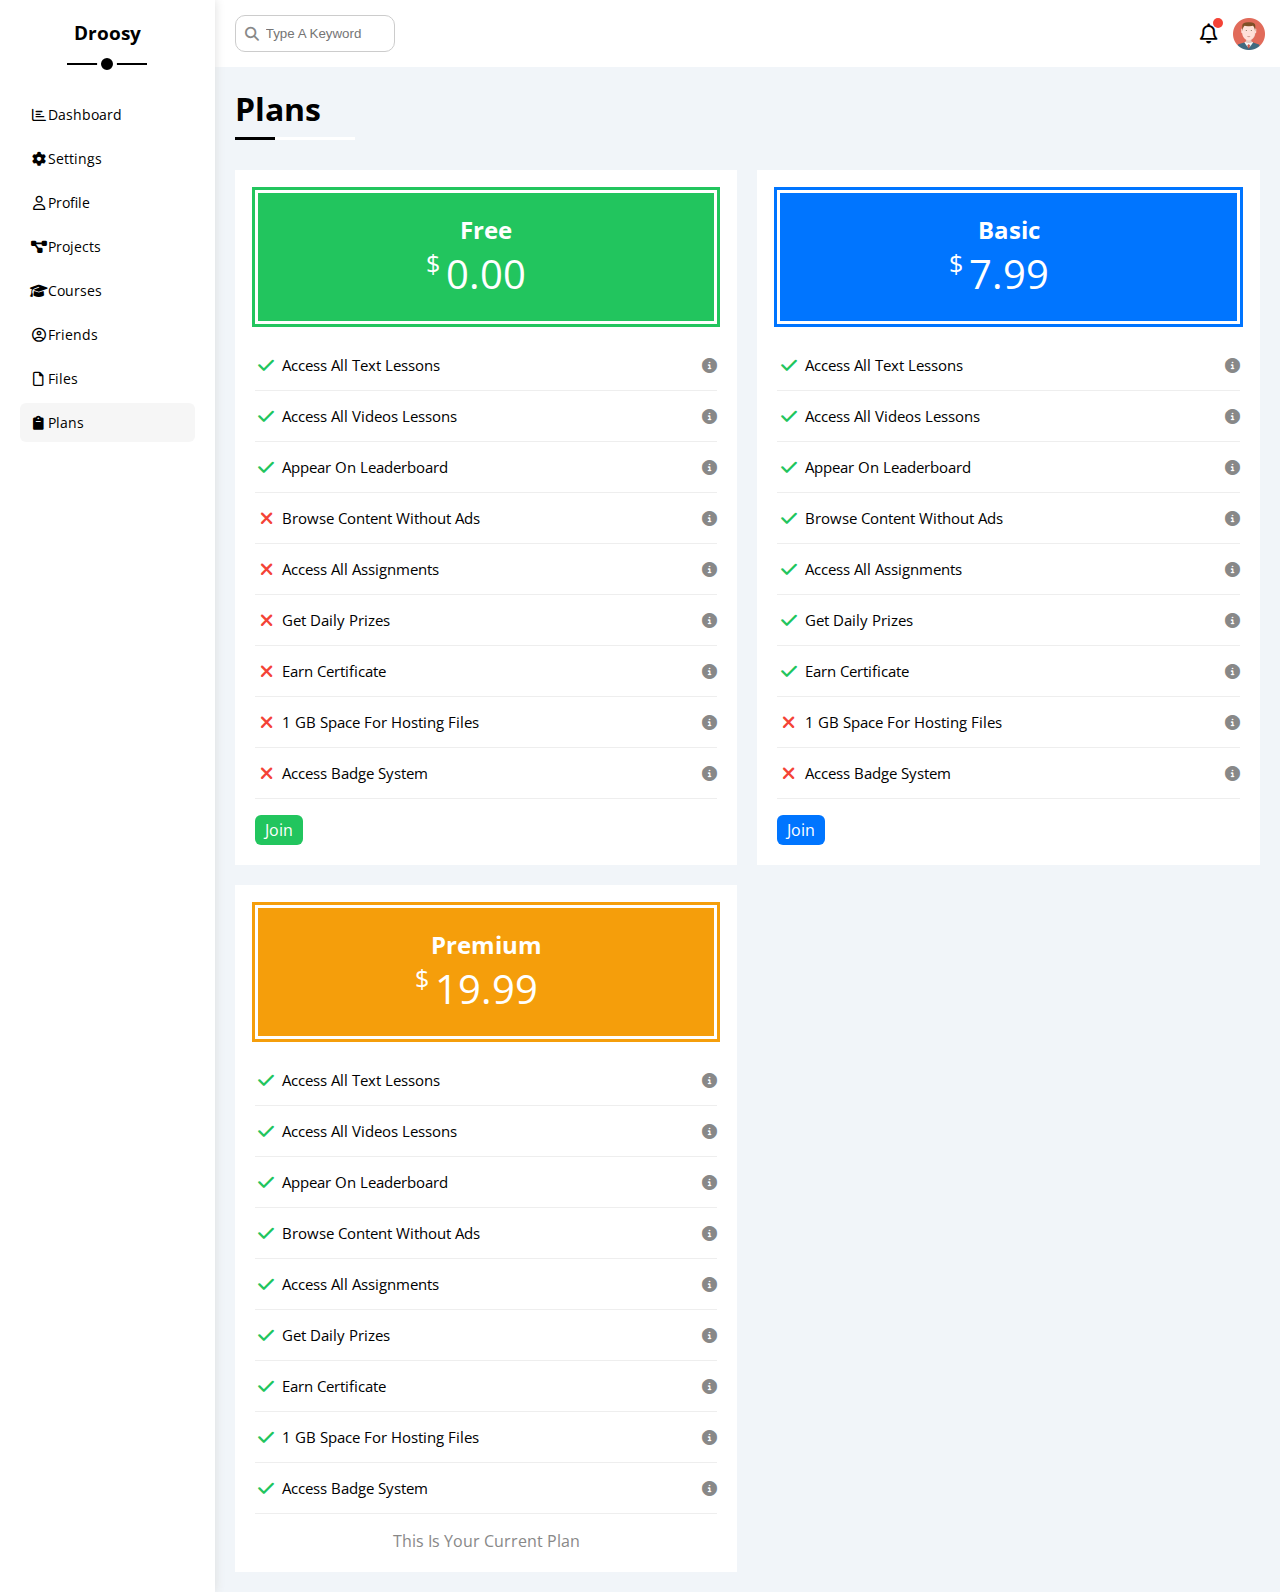
<file: plans.html>
<!DOCTYPE html>
<html lang="en">
<head>
  <meta charset="UTF-8" />
  <meta http-equiv="X-UA-Compatible" content="IE=edge" />
  <meta name="viewport" content="width=device-width, initial-scale=1.0" />
  <link rel="stylesheet" href="css/all.min.css" />
  <link rel="stylesheet" href="css/framework.css" />
  <link rel="stylesheet" href="css/master.css" />
  <link rel="preconnect" href="https://fonts.googleapis.com" />
  <link rel="preconnect" href="https://fonts.gstatic.com" crossorigin />
  <link
    href="https://fonts.googleapis.com/css2?family=Open+Sans:ital,wght@0,300;0,400;0,500;0,600;0,700;0,800;1,300;1,400;1,500;1,600;1,700;1,800&display=swap"
    rel="stylesheet" />
  <title>Plans</title>
</head>
<body>
  <div class="page d-flex">
    <div class="sidebar bg-white p-20 p-relative">
      <h3 class="p-relative txt-c mt-0">Droosy</h3>
      <ul>
        <li>
          <a class="d-flex align-center fs-14 c-black rad-6 p-10" href="index.html">
            <i class="fa-regular fa-chart-bar fa-fw"></i>
            <span>Dashboard</span>
          </a>
        </li>
        <li>
          <a class="d-flex align-center fs-14 c-black rad-6 p-10" href="settings.html">
            <i class="fa-solid fa-gear fa-fw"></i>
            <span>Settings</span>
          </a>
        </li>
        <li>
          <a class="d-flex align-center fs-14 c-black rad-6 p-10" href="profile.html">
            <i class="fa-regular fa-user fa-fw"></i>
            <span>Profile</span>
          </a>
        </li>
        <li>
          <a class="d-flex align-center fs-14 c-black rad-6 p-10" href="projects.html">
            <i class="fa-solid fa-project-diagram fa-fw"></i>
            <span>Projects</span>
          </a>
        </li>
        <li>
          <a class="d-flex align-center fs-14 c-black rad-6 p-10" href="courses.html">
            <i class="fa-solid fa-graduation-cap fa-fw"></i>
            <span>Courses</span>
          </a>
        </li>
        <li>
          <a class="d-flex align-center fs-14 c-black rad-6 p-10" href="friends.html">
            <i class="fa-regular fa-circle-user fa-fw"></i>
            <span>Friends</span>
          </a>
        </li>
        <li>
          <a class="d-flex align-center fs-14 c-black rad-6 p-10" href="files.html">
            <i class="fa-regular fa-file fa-fw"></i>
            <span>Files</span>
          </a>
        </li>
        <li>
          <a class="active d-flex align-center fs-14 c-black rad-6 p-10" href="plans.html">
            <i class="fa-solid fa-clipboard fa-fw"></i>
            <span>Plans</span>
          </a>
        </li>
      </ul>
    </div>
    <div class="content w-full">
      <!-- Start Head -->
      <div class="head bg-white p-15 between-flex">
        <div class="search p-relative">
          <input class="p-10" type="search" placeholder="Type A Keyword" name="search" id="search" />
        </div>
        <div class="icons d-flex align-center">
          <span class="notification p-relative">
            <i class="fa-regular fa-bell fa-lg"></i>
          </span>
          <img src="imgs/avatar.png" alt="" />
        </div>
      </div>
      <!-- End Head -->
      <h1 class="p-relative">Plans</h1>
      <div class="plans-page d-grid m-20 gap-20">
        <!-- Start Plan -->
        <div class="plan green bg-white p-20">
          <div class="top bg-green txt-c p-20">
            <h2 class="m-0 c-white">Free</h2>
            <div class="price c-white"><span>$</span>0.00</div>
          </div>
          <ul>
            <li>
              <i class="fa-solid fa-check fa-fw yes"></i>
              <span>Access All Text Lessons</span>
              <i class="fa-solid fa-circle-info help"></i>
            </li>
            <li>
              <i class="fa-solid fa-check fa-fw yes"></i>
              <span>Access All Videos Lessons</span>
              <i class="fa-solid fa-circle-info help"></i>
            </li>
            <li>
              <i class="fa-solid fa-check fa-fw yes"></i>
              <span>Appear On Leaderboard</span>
              <i class="fa-solid fa-circle-info help"></i>
            </li>
            <li>
              <i class="fa-solid fa-xmark fa-fw"></i>
              <span>Browse Content Without Ads</span>
              <i class="fa-solid fa-circle-info help"></i>
            </li>
            <li>
              <i class="fa-solid fa-xmark fa-fw"></i>
              <span>Access All Assignments</span>
              <i class="fa-solid fa-circle-info help"></i>
            </li>
            <li>
              <i class="fa-solid fa-xmark fa-fw"></i>
              <span>Get Daily Prizes</span>
              <i class="fa-solid fa-circle-info help"></i>
            </li>
            <li>
              <i class="fa-solid fa-xmark fa-fw"></i>
              <span>Earn Certificate</span>
              <i class="fa-solid fa-circle-info help"></i>
            </li>
            <li>
              <i class="fa-solid fa-xmark fa-fw"></i>
              <span>1 GB Space For Hosting Files</span>
              <i class="fa-solid fa-circle-info help"></i>
            </li>
            <li>
              <i class="fa-solid fa-xmark fa-fw"></i>
              <span>Access Badge System</span>
              <i class="fa-solid fa-circle-info help"></i>
            </li>
          </ul>
          <a class="btn-shape bg-green c-white d-block w-fit" href="#">Join</a>
        </div>
        <!-- End Plan -->
        <!-- Start Plan -->
        <div class="plan blue bg-white p-20">
          <div class="top bg-blue txt-c p-20">
            <h2 class="m-0 c-white">Basic</h2>
            <div class="price c-white"><span>$</span>7.99</div>
          </div>
          <ul class="list-none p-0">
            <li>
              <i class="fa-solid fa-check fa-fw yes"></i>
              <span>Access All Text Lessons</span>
              <i class="fa-solid fa-circle-info help"></i>
            </li>
            <li>
              <i class="fa-solid fa-check fa-fw yes"></i>
              <span>Access All Videos Lessons</span>
              <i class="fa-solid fa-circle-info help"></i>
            </li>
            <li>
              <i class="fa-solid fa-check fa-fw yes"></i>
              <span>Appear On Leaderboard</span>
              <i class="fa-solid fa-circle-info help"></i>
            </li>
            <li>
              <i class="fa-solid fa-check fa-fw yes"></i>
              <span>Browse Content Without Ads</span>
              <i class="fa-solid fa-circle-info help"></i>
            </li>
            <li>
              <i class="fa-solid fa-check fa-fw yes"></i>
              <span>Access All Assignments</span>
              <i class="fa-solid fa-circle-info help"></i>
            </li>
            <li>
              <i class="fa-solid fa-check fa-fw yes"></i>
              <span>Get Daily Prizes</span>
              <i class="fa-solid fa-circle-info help"></i>
            </li>
            <li>
              <i class="fa-solid fa-check fa-fw yes"></i>
              <span>Earn Certificate</span>
              <i class="fa-solid fa-circle-info help"></i>
            </li>
            <li>
              <i class="fa-solid fa-xmark fa-fw"></i>
              <span>1 GB Space For Hosting Files</span>
              <i class="fa-solid fa-circle-info help"></i>
            </li>
            <li>
              <i class="fa-solid fa-xmark fa-fw"></i>
              <span>Access Badge System</span>
              <i class="fa-solid fa-circle-info help"></i>
            </li>
          </ul>
          <a href="#" class="btn-shape bg-blue c-white d-block w-fit">Join</a>
        </div>
        <!-- End Plan -->
        <!-- Start Plan -->
        <div class="plan orange bg-white p-20">
          <div class="top bg-orange txt-c p-20">
            <h2 class="m-0 c-white">Premium</h2>
            <div class="price c-white"><span>$</span>19.99</div>
          </div>
          <ul class="list-none p-0">
            <li>
              <i class="fa-solid fa-check fa-fw yes"></i>
              <span>Access All Text Lessons</span>
              <i class="fa-solid fa-circle-info help"></i>
            </li>
            <li>
              <i class="fa-solid fa-check fa-fw yes"></i>
              <span>Access All Videos Lessons</span>
              <i class="fa-solid fa-circle-info help"></i>
            </li>
            <li>
              <i class="fa-solid fa-check fa-fw yes"></i>
              <span>Appear On Leaderboard</span>
              <i class="fa-solid fa-circle-info help"></i>
            </li>
            <li>
              <i class="fa-solid fa-check fa-fw yes"></i>
              <span>Browse Content Without Ads</span>
              <i class="fa-solid fa-circle-info help"></i>
            </li>
            <li>
              <i class="fa-solid fa-check fa-fw yes"></i>
              <span>Access All Assignments</span>
              <i class="fa-solid fa-circle-info help"></i>
            </li>
            <li>
              <i class="fa-solid fa-check fa-fw yes"></i>
              <span>Get Daily Prizes</span>
              <i class="fa-solid fa-circle-info help"></i>
            </li>
            <li>
              <i class="fa-solid fa-check fa-fw yes"></i>
              <span>Earn Certificate</span>
              <i class="fa-solid fa-circle-info help"></i>
            </li>
            <li>
              <i class="fa-solid fa-check fa-fw yes"></i>
              <span>1 GB Space For Hosting Files</span>
              <i class="fa-solid fa-circle-info help"></i>
            </li>
            <li>
              <i class="fa-solid fa-check fa-fw yes"></i>
              <span>Access Badge System</span>
              <i class="fa-solid fa-circle-info help"></i>
            </li>
          </ul>
          <p class="c-grey m-0 txt-c">This Is Your Current Plan</p>
        </div>
        <!-- End Plan -->
      </div>
    </div>
  </div>
</body>
</html>
</file>
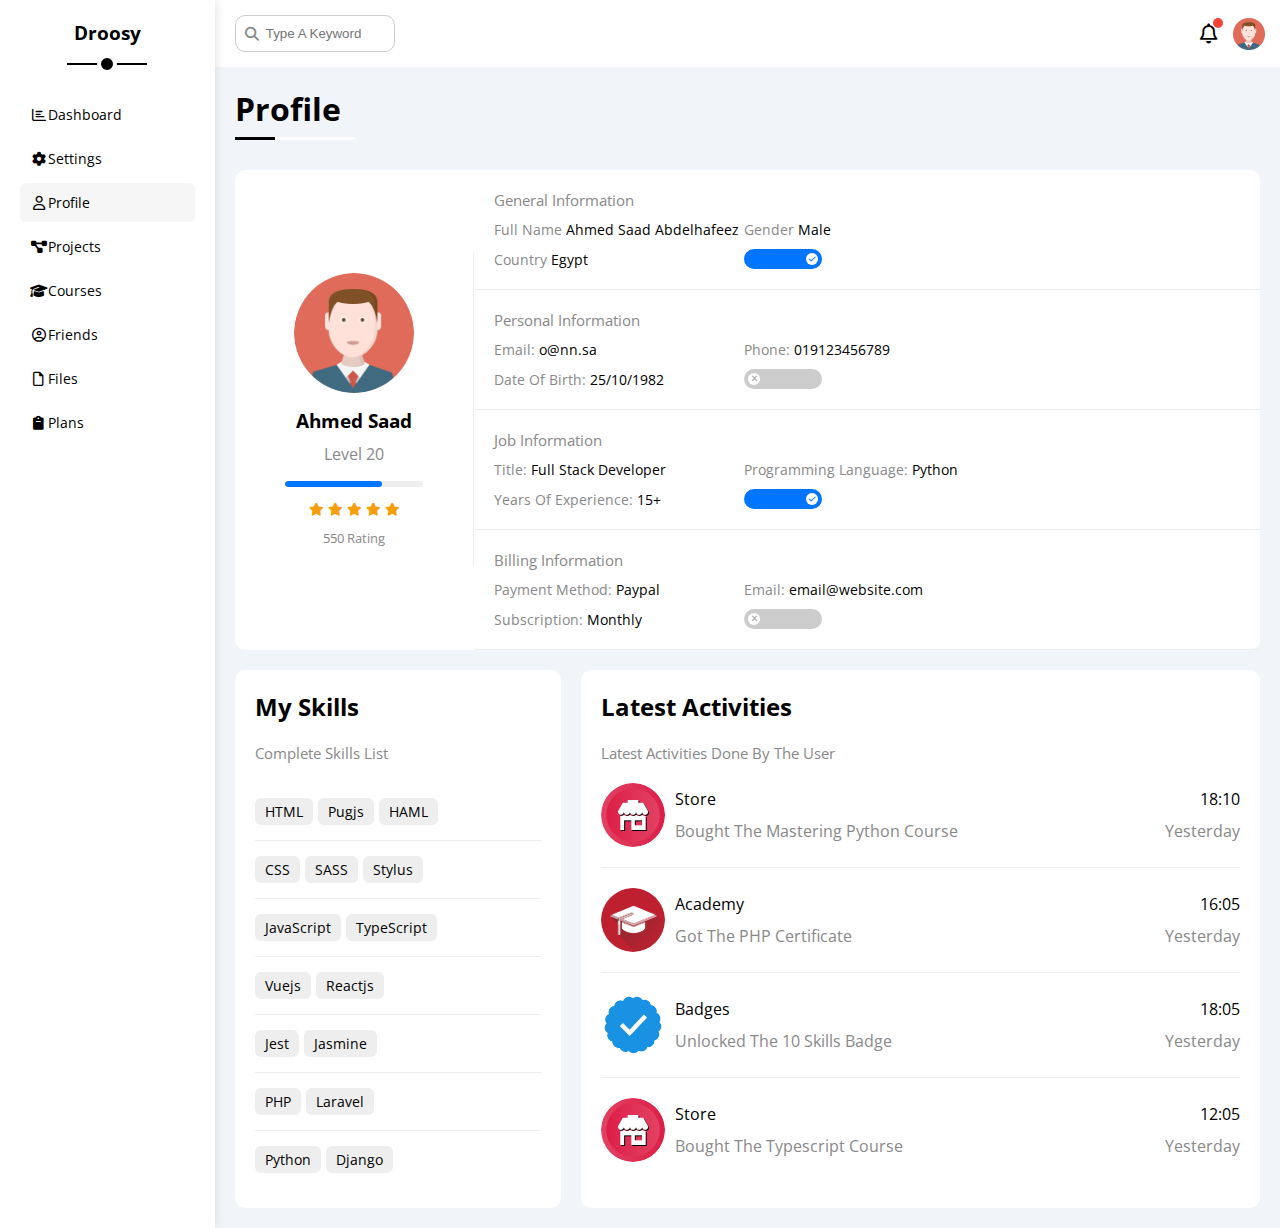
<file: profile.html>
<!DOCTYPE html>
<html lang="en">
<head>
  <meta charset="UTF-8" />
  <meta http-equiv="X-UA-Compatible" content="IE=edge" />
  <meta name="viewport" content="width=device-width, initial-scale=1.0" />
  <link rel="stylesheet" href="css/all.min.css" />
  <link rel="stylesheet" href="css/framework.css" />
  <link rel="stylesheet" href="css/master.css" />
  <link rel="preconnect" href="https://fonts.googleapis.com" />
  <link rel="preconnect" href="https://fonts.gstatic.com" crossorigin />
  <link
    href="https://fonts.googleapis.com/css2?family=Open+Sans:ital,wght@0,300;0,400;0,500;0,600;0,700;0,800;1,300;1,400;1,500;1,600;1,700;1,800&display=swap"
    rel="stylesheet" />
  <title>Profile</title>
</head>
<body>
  <div class="page d-flex">
    <div class="sidebar bg-white p-20 p-relative">
      <h3 class="p-relative txt-c mt-0">Droosy</h3>
      <ul>
        <li>
          <a class="d-flex align-center fs-14 c-black rad-6 p-10" href="index.html">
            <i class="fa-regular fa-chart-bar fa-fw"></i>
            <span>Dashboard</span>
          </a>
        </li>
        <li>
          <a class="d-flex align-center fs-14 c-black rad-6 p-10" href="settings.html">
            <i class="fa-solid fa-gear fa-fw"></i>
            <span>Settings</span>
          </a>
        </li>
        <li>
          <a class="active d-flex align-center fs-14 c-black rad-6 p-10" href="profile.html">
            <i class="fa-regular fa-user fa-fw"></i>
            <span>Profile</span>
          </a>
        </li>
        <li>
          <a class="d-flex align-center fs-14 c-black rad-6 p-10" href="projects.html">
            <i class="fa-solid fa-project-diagram fa-fw"></i>
            <span>Projects</span>
          </a>
        </li>
        <li>
          <a class="d-flex align-center fs-14 c-black rad-6 p-10" href="courses.html">
            <i class="fa-solid fa-graduation-cap fa-fw"></i>
            <span>Courses</span>
          </a>
        </li>
        <li>
          <a class="d-flex align-center fs-14 c-black rad-6 p-10" href="friends.html">
            <i class="fa-regular fa-circle-user fa-fw"></i>
            <span>Friends</span>
          </a>
        </li>
        <li>
          <a class="d-flex align-center fs-14 c-black rad-6 p-10" href="files.html">
            <i class="fa-regular fa-file fa-fw"></i>
            <span>Files</span>
          </a>
        </li>
        <li>
          <a class="d-flex align-center fs-14 c-black rad-6 p-10" href="plans.html">
            <i class="fa-solid fa-clipboard fa-fw"></i>
            <span>Plans</span>
          </a>
        </li>
      </ul>
    </div>
    <div class="content w-full">
      <!-- Start Head -->
      <div class="head bg-white p-15 between-flex">
        <div class="search p-relative">
          <input class="p-10" type="search" placeholder="Type A Keyword" name="search" id="search" />
        </div>
        <div class="icons d-flex align-center">
          <span class="notification p-relative">
            <i class="fa-regular fa-bell fa-lg"></i>
          </span>
          <img src="imgs/avatar.png" alt="" />
        </div>
      </div>
      <!-- End Head -->
      <h1 class="p-relative">Profile</h1>
      <div class="profile-page m-20">
        <!-- Start overview -->
        <div class="overview bg-white rad-10 d-flex align-center">
          <div class="avatar-box p-20 txt-c">
            <img class="rad-half mb-10" src="imgs/avatar.png" alt="">
            <h3 class="m-0">Ahmed Saad</h3>
            <p class="c-grey mt-10">Level 20</p>
            <div class="level rad-6 bg-eee p-relative">
              <span style="width: 70%"></span>
            </div>
            <div class="rating mt-10 mb-10">
              <i class="fa-solid fa-star c-orange fs-13"></i>
              <i class="fa-solid fa-star c-orange fs-13"></i>
              <i class="fa-solid fa-star c-orange fs-13"></i>
              <i class="fa-solid fa-star c-orange fs-13"></i>
              <i class="fa-solid fa-star c-orange fs-13"></i>
            </div>
            <p class="c-grey m-0 fs-13">550 Rating</p>
          </div>
          <div class="info-box w-full txt-c-mobile">
            <!-- Start Information Row -->
            <div class="box p-20 d-flex align-center">
              <h4 class="c-grey fs-15 m-0 w-full">General Information</h4>
              <div class="fs-14">
                <span class="c-grey">Full Name</span>
                <span>Ahmed Saad Abdelhafeez</span>
              </div>
              <div class="fs-14">
                <span class="c-grey">Gender</span>
                <span>Male</span>
              </div>
              <div class="fs-14">
                <span class="c-grey">Country</span>
                <span>Egypt</span>
              </div>
              <div class="fs-14">
                <label>
                  <input class="toggle-checkbox" type="checkbox" checked />
                  <div class="toggle-switch"></div>
                </label>
              </div>
            </div>
            <!-- End Information Row -->
            <!-- Start Information Row -->
            <div class="box p-20 d-flex align-center">
              <h4 class="c-grey w-full fs-15 m-0">Personal Information</h4>
              <div class="fs-14">
                <span class="c-grey">Email:</span>
                <span>o@nn.sa</span>
              </div>
              <div class="fs-14">
                <span class="c-grey">Phone:</span>
                <span>019123456789</span>
              </div>
              <div class="fs-14">
                <span class="c-grey">Date Of Birth:</span>
                <span>25/10/1982</span>
              </div>
              <div class="fs-14">
                <label>
                  <input class="toggle-checkbox" type="checkbox" />
                  <div class="toggle-switch"></div>
                </label>
              </div>
            </div>
            <!-- End Information Row -->
            <!-- Start Information Row -->
            <div class="box p-20 d-flex align-center">
              <h4 class="c-grey w-full fs-15 m-0">Job Information</h4>
              <div class="fs-14">
                <span class="c-grey">Title:</span>
                <span>Full Stack Developer</span>
              </div>
              <div class="fs-14">
                <span class="c-grey">Programming Language:</span>
                <span>Python</span>
              </div>
              <div class="fs-14">
                <span class="c-grey">Years Of Experience:</span>
                <span>15+</span>
              </div>
              <div class="fs-14">
                <label>
                  <input class="toggle-checkbox" type="checkbox" checked />
                  <div class="toggle-switch"></div>
                </label>
              </div>
            </div>
            <!-- End Information Row -->
            <!-- Start Information Row -->
            <div class="box p-20 d-flex align-center">
              <h4 class="c-grey w-full fs-15 m-0">Billing Information</h4>
              <div class="fs-14">
                <span class="c-grey">Payment Method:</span>
                <span>Paypal</span>
              </div>
              <div class="fs-14">
                <span class="c-grey">Email:</span>
                <span>email@website.com</span>
              </div>
              <div class="fs-14">
                <span class="c-grey">Subscription:</span>
                <span>Monthly</span>
              </div>
              <div class="fs-14">
                <label>
                  <input class="toggle-checkbox" type="checkbox" />
                  <div class="toggle-switch"></div>
                </label>
              </div>
            </div>
            <!-- End Information Row -->
          </div>
        </div>
        <!-- End overview -->
        <!-- Start Other Data -->
        <div class="other-data d-flex gap-20">
          <div class="skills-card p-20 bg-white rad-10 mt-20">
            <h2 class="mt-0 mb-20">My Skills</h2>
            <p class="mt-0 mb-20 c-grey fs-15">Complete Skills List</p>
            <ul class="m-0 txt-c-mobile">
              <li><span>HTML</span><span>Pugjs</span><span>HAML</span></li>
              <li><span>CSS</span><span>SASS</span><span>Stylus</span></li>
              <li><span>JavaScript</span><span>TypeScript</span></li>
              <li><span>Vuejs</span><span>Reactjs</span></li>
              <li><span>Jest</span><span>Jasmine</span></li>
              <li><span>PHP</span><span>Laravel</span></li>
              <li><span>Python</span><span>Django</span></li>
            </ul>
          </div>
          <div class="activities p-20 bg-white rad-10 mt-20">
            <h2 class="mt-0 mb-20">Latest Activities</h2>
            <p class="mt-0 mb-20 c-grey fs-15">Latest Activities Done By The User</p>
            <div class="activity d-flex align-center txt-c-mobile">
              <img src="imgs/activity-01.png" alt="">
              <div class="info">
                <span class="d-block mb-10">Store</span>
                <span class="c-grey">Bought The Mastering Python Course</span>
              </div>
              <div class="date">
                <span class="d-block mb-10">18:10</span>
                <span class="c-grey">Yesterday</span>
              </div>
            </div>
            <div class="activity d-flex align-center txt-c-mobile">
              <img src="imgs/activity-02.png" alt="" />
              <div class="info">
                <span class="d-block mb-10">Academy</span>
                <span class="c-grey">Got The PHP Certificate</span>
              </div>
              <div class="date">
                <span class="d-block mb-10">16:05</span>
                <span class="c-grey">Yesterday</span>
              </div>
            </div>
            <div class="activity d-flex align-center txt-c-mobile">
              <img src="imgs/activity-03.png" alt="" />
              <div class="info">
                <span class="d-block mb-10">Badges</span>
                <span class="c-grey">Unlocked The 10 Skills Badge</span>
              </div>
              <div class="date">
                <span class="d-block mb-10">18:05</span>
                <span class="c-grey">Yesterday</span>
              </div>
            </div>
            <div class="activity d-flex align-center txt-c-mobile">
              <img src="imgs/activity-01.png" alt="" />
              <div class="info">
                <span class="d-block mb-10">Store</span>
                <span class="c-grey">Bought The Typescript Course</span>
              </div>
              <div class="date">
                <span class="d-block mb-10">12:05</span>
                <span class="c-grey">Yesterday</span>
              </div>
            </div>
          </div>
        </div>
        <!-- End Other Data -->
      </div>
    </div>
  </div>
</body>
</html>
</file>
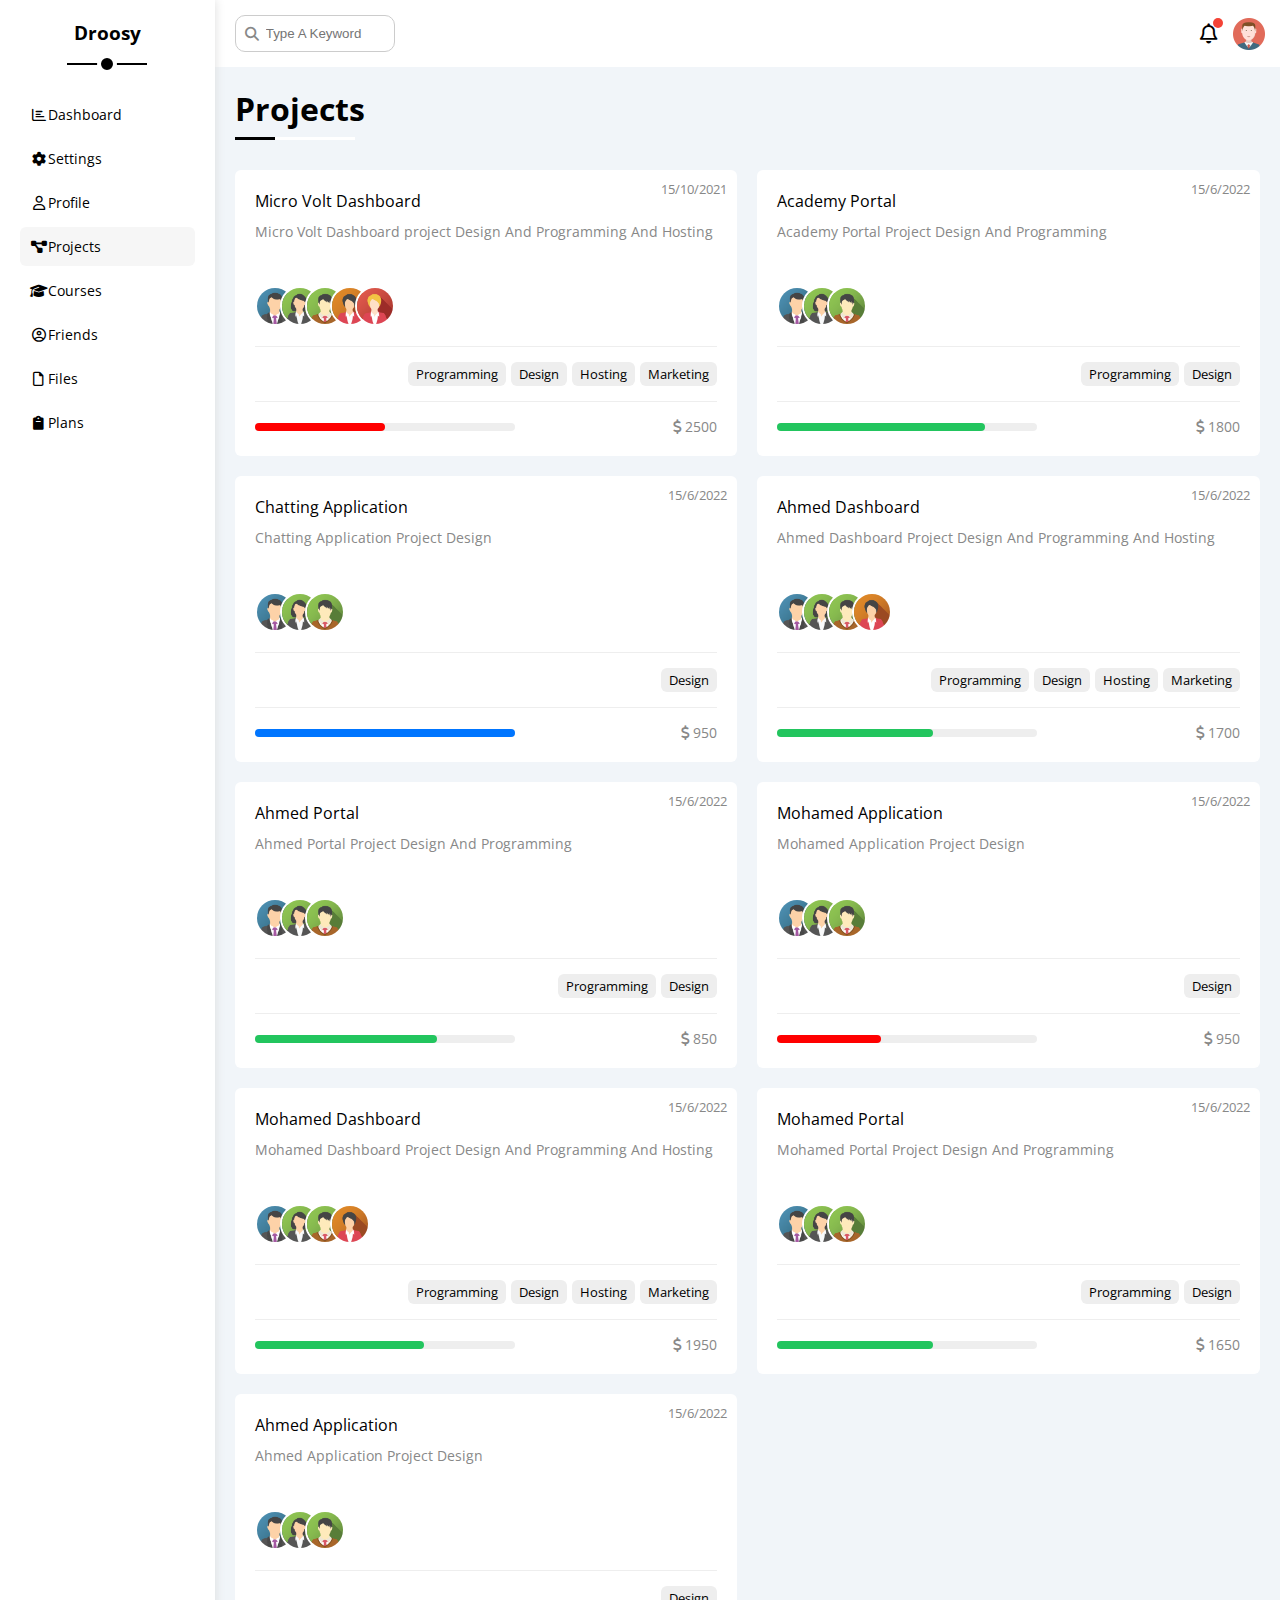
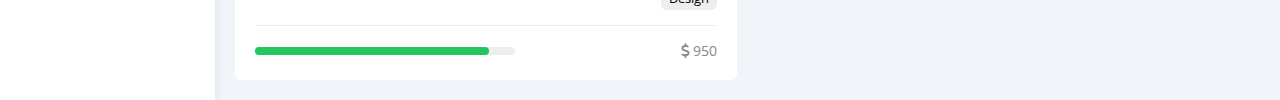
<file: projects.html>
<!DOCTYPE html>
<html lang="en">
<head>
  <meta charset="UTF-8" />
  <meta http-equiv="X-UA-Compatible" content="IE=edge" />
  <meta name="viewport" content="width=device-width, initial-scale=1.0" />
  <link rel="stylesheet" href="css/all.min.css" />
  <link rel="stylesheet" href="css/framework.css" />
  <link rel="stylesheet" href="css/master.css" />
  <link rel="preconnect" href="https://fonts.googleapis.com" />
  <link rel="preconnect" href="https://fonts.gstatic.com" crossorigin />
  <link
    href="https://fonts.googleapis.com/css2?family=Open+Sans:ital,wght@0,300;0,400;0,500;0,600;0,700;0,800;1,300;1,400;1,500;1,600;1,700;1,800&display=swap"
    rel="stylesheet" />
  <title>Projects</title>
</head>
<body>
  <div class="page d-flex">
    <div class="sidebar bg-white p-20 p-relative">
      <h3 class="p-relative txt-c mt-0">Droosy</h3>
      <ul>
        <li>
          <a class="d-flex align-center fs-14 c-black rad-6 p-10" href="index.html">
            <i class="fa-regular fa-chart-bar fa-fw"></i>
            <span>Dashboard</span>
          </a>
        </li>
        <li>
          <a class="d-flex align-center fs-14 c-black rad-6 p-10" href="settings.html">
            <i class="fa-solid fa-gear fa-fw"></i>
            <span>Settings</span>
          </a>
        </li>
        <li>
          <a class="d-flex align-center fs-14 c-black rad-6 p-10" href="profile.html">
            <i class="fa-regular fa-user fa-fw"></i>
            <span>Profile</span>
          </a>
        </li>
        <li>
          <a class="active d-flex align-center fs-14 c-black rad-6 p-10" href="projects.html">
            <i class="fa-solid fa-project-diagram fa-fw"></i>
            <span>Projects</span>
          </a>
        </li>
        <li>
          <a class="d-flex align-center fs-14 c-black rad-6 p-10" href="courses.html">
            <i class="fa-solid fa-graduation-cap fa-fw"></i>
            <span>Courses</span>
          </a>
        </li>
        <li>
          <a class="d-flex align-center fs-14 c-black rad-6 p-10" href="friends.html">
            <i class="fa-regular fa-circle-user fa-fw"></i>
            <span>Friends</span>
          </a>
        </li>
        <li>
          <a class="d-flex align-center fs-14 c-black rad-6 p-10" href="files.html">
            <i class="fa-regular fa-file fa-fw"></i>
            <span>Files</span>
          </a>
        </li>
        <li>
          <a class="d-flex align-center fs-14 c-black rad-6 p-10" href="plans.html">
            <i class="fa-solid fa-clipboard fa-fw"></i>
            <span>Plans</span>
          </a>
        </li>
      </ul>
    </div>
    <div class="content w-full">
      <!-- Start Head -->
      <div class="head bg-white p-15 between-flex">
        <div class="search p-relative">
          <input class="p-10" type="search" placeholder="Type A Keyword" name="search" id="search" />
        </div>
        <div class="icons d-flex align-center">
          <span class="notification p-relative">
            <i class="fa-regular fa-bell fa-lg"></i>
          </span>
          <img src="imgs/avatar.png" alt="" />
        </div>
      </div>
      <!-- End Head -->
      <h1 class="p-relative">Projects</h1>
      <div class="projects-page d-grid m-20 gap-20">
        <div class="project bg-white p-20 rad-6 p-relative">
            <span class="date fs-13 c-grey">15/10/2021</span>
            <h4 class="m-0">Micro Volt Dashboard</h4>
            <p class="c-grey mt-10 mb-10 fs-14">Micro Volt Dashboard project Design And Programming And Hosting</p>
            <div class="team">
                <a href="#"><img src="imgs/team-01.png" alt="" /></a>
                <a href="#"><img src="imgs/team-02.png" alt="" /></a>
                <a href="#"><img src="imgs/team-03.png" alt="" /></a>
                <a href="#"><img src="imgs/team-04.png" alt="" /></a>
                <a href="#"><img src="imgs/team-05.png" alt="" /></a>
            </div>
            <div class="do d-flex">
                <span class="fs-13 rad-6 bg-eee">Programming</span>
                <span class="fs-13 rad-6 bg-eee">Design</span>
                <span class="fs-13 rad-6 bg-eee">Hosting</span>
                <span class="fs-13 rad-6 bg-eee">Marketing</span>
            </div>
            <div class="info between-flex">
                <div class="prog bg-eee">
                    <span class="bg-red" style="width: 50%;"></span>
                </div>
                <div class="fs-14 c-grey">
                  <i class="fa-solid fa-dollar-sign"></i>
                  2500
                </div>
            </div>
        </div>
        <div class="project bg-white p-20 rad-6 p-relative">
          <span class="date fs-13 c-grey">15/6/2022</span>
          <h4 class="m-0">Academy Portal</h4>
          <p class="c-grey mt-10 mb-10 fs-14">Academy Portal Project Design And Programming</p>
          <div class="team">
            <a href="#"><img src="imgs/team-01.png" alt="" /></a>
            <a href="#"><img src="imgs/team-02.png" alt="" /></a>
            <a href="#"><img src="imgs/team-03.png" alt="" /></a>
          </div>
          <div class="do d-flex">
            <span class="fs-13 rad-6 bg-eee">Programming</span>
            <span class="fs-13 rad-6 bg-eee">Design</span>
          </div>
          <div class="info between-flex">
            <div class="prog bg-eee">
              <span class="bg-green" style="width: 80%"></span>
            </div>
            <div class="fs-14 c-grey">
              <i class="fa-solid fa-dollar-sign"></i>
              1800
            </div>
          </div>
        </div>
        <div class="project bg-white p-20 rad-6 p-relative">
          <span class="date fs-13 c-grey">15/6/2022</span>
          <h4 class="m-0">Chatting Application</h4>
          <p class="c-grey mt-10 mb-10 fs-14">Chatting Application Project Design</p>
          <div class="team">
            <a href="#"><img src="imgs/team-01.png" alt="" /></a>
            <a href="#"><img src="imgs/team-02.png" alt="" /></a>
            <a href="#"><img src="imgs/team-03.png" alt="" /></a>
          </div>
          <div class="do d-flex">
            <span class="fs-13 rad-6 bg-eee">Design</span>
          </div>
          <div class="info between-flex">
            <div class="prog bg-eee">
              <span class="bg-blue" style="width: 100%"></span>
            </div>
            <div class="fs-14 c-grey">
              <i class="fa-solid fa-dollar-sign"></i>
              950
            </div>
          </div>
        </div>
        <div class="project bg-white p-20 rad-6 p-relative">
          <span class="date fs-13 c-grey">15/6/2022</span>
          <h4 class="m-0">Ahmed Dashboard</h4>
          <p class="c-grey mt-10 mb-10 fs-14">Ahmed Dashboard Project Design And Programming And Hosting</p>
          <div class="team">
            <a href="#"><img src="imgs/team-01.png" alt="" /></a>
            <a href="#"><img src="imgs/team-02.png" alt="" /></a>
            <a href="#"><img src="imgs/team-03.png" alt="" /></a>
            <a href="#"><img src="imgs/team-04.png" alt="" /></a>
          </div>
          <div class="do d-flex">
            <span class="fs-13 rad-6 bg-eee">Programming</span>
            <span class="fs-13 rad-6 bg-eee">Design</span>
            <span class="fs-13 rad-6 bg-eee">Hosting</span>
            <span class="fs-13 rad-6 bg-eee">Marketing</span>
          </div>
          <div class="info between-flex">
            <div class="prog bg-eee">
              <span class="bg-green" style="width: 60%"></span>
            </div>
            <div class="fs-14 c-grey">
              <i class="fa-solid fa-dollar-sign"></i>
              1700
            </div>
          </div>
        </div>
        <div class="project bg-white p-20 rad-6 p-relative">
          <span class="date fs-13 c-grey">15/6/2022</span>
          <h4 class="m-0">Ahmed Portal</h4>
          <p class="c-grey mt-10 mb-10 fs-14">Ahmed Portal Project Design And Programming</p>
          <div class="team">
            <a href="#"><img src="imgs/team-01.png" alt="" /></a>
            <a href="#"><img src="imgs/team-02.png" alt="" /></a>
            <a href="#"><img src="imgs/team-03.png" alt="" /></a>
          </div>
          <div class="do d-flex">
            <span class="fs-13 rad-6 bg-eee">Programming</span>
            <span class="fs-13 rad-6 bg-eee">Design</span>
          </div>
          <div class="info between-flex">
            <div class="prog bg-eee">
              <span class="bg-green" style="width: 70%"></span>
            </div>
            <div class="fs-14 c-grey">
              <i class="fa-solid fa-dollar-sign"></i>
              850
            </div>
          </div>
        </div>
        <div class="project bg-white p-20 rad-6 p-relative">
          <span class="date fs-13 c-grey">15/6/2022</span>
          <h4 class="m-0">Mohamed Application</h4>
          <p class="c-grey mt-10 mb-10 fs-14">Mohamed Application Project Design</p>
          <div class="team">
            <a href="#"><img src="imgs/team-01.png" alt="" /></a>
            <a href="#"><img src="imgs/team-02.png" alt="" /></a>
            <a href="#"><img src="imgs/team-03.png" alt="" /></a>
          </div>
          <div class="do d-flex">
            <span class="fs-13 rad-6 bg-eee">Design</span>
          </div>
          <div class="info between-flex">
            <div class="prog bg-eee">
              <span class="bg-red" style="width: 40%"></span>
            </div>
            <div class="fs-14 c-grey">
              <i class="fa-solid fa-dollar-sign"></i>
              950
            </div>
          </div>
        </div>
        <div class="project bg-white p-20 rad-6 p-relative">
          <span class="date fs-13 c-grey">15/6/2022</span>
          <h4 class="m-0">Mohamed Dashboard</h4>
          <p class="c-grey mt-10 mb-10 fs-14">Mohamed Dashboard Project Design And Programming And Hosting</p>
          <div class="team">
            <a href="#"><img src="imgs/team-01.png" alt="" /></a>
            <a href="#"><img src="imgs/team-02.png" alt="" /></a>
            <a href="#"><img src="imgs/team-03.png" alt="" /></a>
            <a href="#"><img src="imgs/team-04.png" alt="" /></a>
          </div>
          <div class="do d-flex">
            <span class="fs-13 rad-6 bg-eee">Programming</span>
            <span class="fs-13 rad-6 bg-eee">Design</span>
            <span class="fs-13 rad-6 bg-eee">Hosting</span>
            <span class="fs-13 rad-6 bg-eee">Marketing</span>
          </div>
          <div class="info between-flex">
            <div class="prog bg-eee">
              <span class="bg-green" style="width: 65%"></span>
            </div>
            <div class="fs-14 c-grey">
              <i class="fa-solid fa-dollar-sign"></i>
              1950
            </div>
          </div>
        </div>
        <div class="project bg-white p-20 rad-6 p-relative">
          <span class="date fs-13 c-grey">15/6/2022</span>
          <h4 class="m-0">Mohamed Portal</h4>
          <p class="c-grey mt-10 mb-10 fs-14">Mohamed Portal Project Design And Programming</p>
          <div class="team">
            <a href="#"><img src="imgs/team-01.png" alt="" /></a>
            <a href="#"><img src="imgs/team-02.png" alt="" /></a>
            <a href="#"><img src="imgs/team-03.png" alt="" /></a>
          </div>
          <div class="do d-flex">
            <span class="fs-13 rad-6 bg-eee">Programming</span>
            <span class="fs-13 rad-6 bg-eee">Design</span>
          </div>
          <div class="info between-flex">
            <div class="prog bg-eee">
              <span class="bg-green" style="width: 60%"></span>
            </div>
            <div class="fs-14 c-grey">
              <i class="fa-solid fa-dollar-sign"></i>
              1650
            </div>
          </div>
        </div>
        <div class="project bg-white p-20 rad-6 p-relative">
          <span class="date fs-13 c-grey">15/6/2022</span>
          <h4 class="m-0">Ahmed Application</h4>
          <p class="c-grey mt-10 mb-10 fs-14">Ahmed Application Project Design</p>
          <div class="team">
            <a href="#"><img src="imgs/team-01.png" alt="" /></a>
            <a href="#"><img src="imgs/team-02.png" alt="" /></a>
            <a href="#"><img src="imgs/team-03.png" alt="" /></a>
          </div>
          <div class="do d-flex">
            <span class="fs-13 rad-6 bg-eee">Design</span>
          </div>
          <div class="info between-flex">
            <div class="prog bg-eee">
              <span class="bg-green" style="width: 90%"></span>
            </div>
            <div class="fs-14 c-grey">
              <i class="fa-solid fa-dollar-sign"></i>
              950
            </div>
          </div>
        </div>
      </div>
    </div>
  </div>
</body>
</html>
</file>
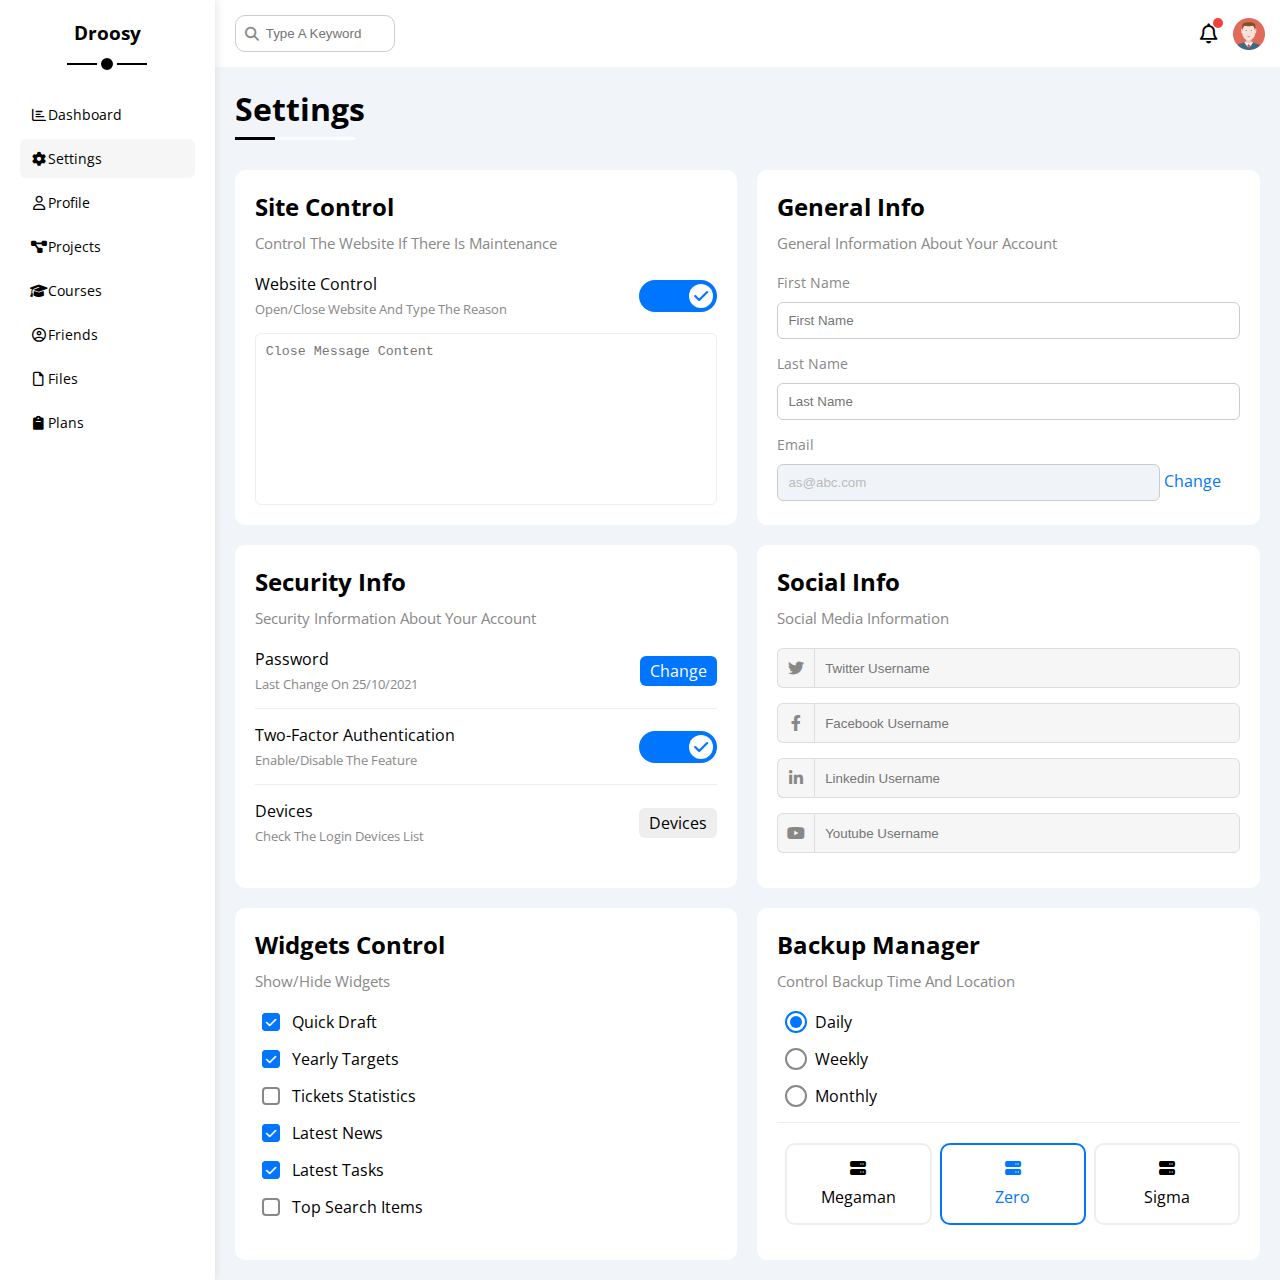
<file: settings.html>
<!DOCTYPE html>
<html lang="en">
  <head>
    <meta charset="UTF-8" />
    <meta http-equiv="X-UA-Compatible" content="IE=edge" />
    <meta name="viewport" content="width=device-width, initial-scale=1.0" />
    <link rel="stylesheet" href="css/all.min.css" />
    <link rel="stylesheet" href="css/framework.css" />
    <link rel="stylesheet" href="css/master.css" />
    <link rel="preconnect" href="https://fonts.googleapis.com" />
    <link rel="preconnect" href="https://fonts.gstatic.com" crossorigin />
    <link
      href="https://fonts.googleapis.com/css2?family=Open+Sans:ital,wght@0,300;0,400;0,500;0,600;0,700;0,800;1,300;1,400;1,500;1,600;1,700;1,800&display=swap"
      rel="stylesheet" />
    <title>Settings</title>
  </head>
  <body>
    <div class="page d-flex">
      <div class="sidebar bg-white p-20 p-relative">
        <h3 class="p-relative txt-c mt-0">Droosy</h3>
        <ul>
          <li>
            <a class="d-flex align-center fs-14 c-black rad-6 p-10" href="index.html">
              <i class="fa-regular fa-chart-bar fa-fw"></i>
              <span>Dashboard</span>
            </a>
          </li>
          <li>
            <a class="active d-flex align-center fs-14 c-black rad-6 p-10" href="settings.html">
              <i class="fa-solid fa-gear fa-fw"></i>
              <span>Settings</span>
            </a>
          </li>
          <li>
            <a class="d-flex align-center fs-14 c-black rad-6 p-10" href="profile.html">
              <i class="fa-regular fa-user fa-fw"></i>
              <span>Profile</span>
            </a>
          </li>
          <li>
            <a class="d-flex align-center fs-14 c-black rad-6 p-10" href="projects.html">
              <i class="fa-solid fa-project-diagram fa-fw"></i>
              <span>Projects</span>
            </a>
          </li>
          <li>
            <a class="d-flex align-center fs-14 c-black rad-6 p-10" href="courses.html">
              <i class="fa-solid fa-graduation-cap fa-fw"></i>
              <span>Courses</span>
            </a>
          </li>
          <li>
            <a class="d-flex align-center fs-14 c-black rad-6 p-10" href="friends.html">
              <i class="fa-regular fa-circle-user fa-fw"></i>
              <span>Friends</span>
            </a>
          </li>
          <li>
            <a class="d-flex align-center fs-14 c-black rad-6 p-10" href="files.html">
              <i class="fa-regular fa-file fa-fw"></i>
              <span>Files</span>
            </a>
          </li>
          <li>
            <a class="d-flex align-center fs-14 c-black rad-6 p-10" href="plans.html">
              <i class="fa-solid fa-clipboard fa-fw"></i>
              <span>Plans</span>
            </a>
          </li>
        </ul>
      </div>
      <div class="content w-full">
        <!-- Start Head -->
        <div class="head bg-white p-15 between-flex">
          <div class="search p-relative">
            <input class="p-10" type="search" placeholder="Type A Keyword" name="search" id="search" />
          </div>
          <div class="icons d-flex align-center">
            <span class="notification p-relative">
              <i class="fa-regular fa-bell fa-lg"></i>
            </span>
            <img src="imgs/avatar.png" alt="" />
          </div>
        </div>
        <!-- End Head -->
        <h1 class="p-relative">Settings</h1>
        <div class="settings-page m-20 d-grid gap-20">
            <!-- Start Settings Box -->
            <div class="p-20 bg-white rad-10">
                <h2 class="mt-0 mb-10">Site Control</h2>
                <p class="mt-0 mb-20 c-grey fs-15">Control The Website If There Is Maintenance</p>
                <div class="mb-15 between-flex">
                    <div>
                        <span>Website Control</span>
                        <p class="c-grey mt-5 mb-0 fs-13">Open/Close Website And Type The Reason</p>
                    </div>
                    <div>
                        <label>
                            <input class="toggle-checkbox" type="checkbox" name="" id="" checked />
                            <div class="toggle-switch"></div>
                        </label>
                    </div>
                </div>
                <textarea class="close-message p-10 rad-6 d-block w-full" name="" id="" placeholder="Close Message Content" cols="30" rows="10"></textarea>
            </div>
            <!-- End Settings Box -->
            <!-- Start Settings Box -->
            <div class="p-20 bg-white rad-10">
                <h2 class="mt-0 mb-10">General Info</h2>
                <p class="mt-0 mb-20 c-grey fs-15">General Information About Your Account</p>
                <div class="mb-15">
                    <label class="fs-14 c-grey d-block mb-10" for="first">First Name</label>
                    <input class="b-none border-ccc p-10 rad-6 d-block w-full" type="text" name="" id="first" placeholder="First Name" />
                </div>
                <div class="mb-15">
                    <label class="fs-14 c-grey d-block mb-10" for="last">Last Name</label>
                    <input class="b-none border-ccc p-10 rad-6 d-block w-full" type="text" name="" id="last" placeholder="Last Name" />
                </div>
                <div>
                    <label class="fs-14 c-grey d-block mb-10" for="email">Email</label>
                    <input class="email b-none border-ccc p-10 rad-6 d-block w-full" type="email" name="" id="email" value="as@abc.com" disabled />
                    <a class="c-blue" href="#">Change</a>
                </div>
            </div>
            <!-- End Settings Box -->
            <!-- Start Settings Box -->
            <div class="p-20 bg-white rad-10">
                <h2 class="mt-0 mb-10">Security Info</h2>
                <p class="mt-0 mb-20 c-grey fs-15">Security Information About Your Account</p>
                <div class="sec-box mb-15 between-flex">
                    <div>
                        <span>Password</span>
                        <p class="c-grey mt-5 mb-0 fs-13">Last Change On 25/10/2021</p>
                    </div>
                    <div>
                        <a class="button bg-blue c-white btn-shape" href="#">Change</a>
                    </div>
                </div>
                <div class="sec-box mb-15 between-flex">
                    <div>
                        <span>Two-Factor Authentication</span>
                        <p class="c-grey mt-5 mb-0 fs-13">Enable/Disable The Feature</p>
                    </div>
                    <div>
                        <label>
                            <input class="toggle-checkbox" type="checkbox" name="" id="" checked />
                            <div class="toggle-switch"></div>
                        </label>
                    </div>
                </div>
                <div class="sec-box between-flex">
                    <div>
                        <span>Devices</span>
                        <p class="c-grey mt-5 mb-0 fs-13">Check The Login Devices List</p>
                    </div>
                    <div>
                        <a class="bg-eee c-black btn-shape" href="#">Devices</a>
                    </div>
                </div>
            </div>
            <!-- End Settings Box -->
            <!-- Start Settings Box -->
            <div class="social-boxes p-20 bg-white rad-10">
                <h2 class="mt-0 mb-10">Social Info</h2>
                <p class="mt-0 mb-20 c-grey fs-15">Social Media Information</p>
                <div class="d-flex align-center mb-15">
                    <i class="fa-brands fa-twitter center-flex c-grey"></i>
                    <input class="w-full" type="text" name="" id="" placeholder="Twitter Username" />
                </div>
                <div class="d-flex align-center mb-15">
                    <i class="fa-brands fa-facebook-f center-flex c-grey"></i>
                    <input class="w-full" type="text" name="" id="" placeholder="Facebook Username" />
                </div>
                <div class="d-flex align-center mb-15">
                    <i class="fa-brands fa-linkedin-in center-flex c-grey"></i>
                    <input class="w-full" type="text" name="" id="" placeholder="Linkedin Username" />
                </div>
                <div class="d-flex align-center mb-15">
                    <i class="fa-brands fa-youtube center-flex c-grey"></i>
                    <input class="w-full" type="text" name="" id="" placeholder="Youtube Username" />
                </div>
            </div>
            <!-- End Settings Box -->
            <!-- Start Settings Box -->
            <div class="widgets-control p-20 bg-white rad-10">
                <h2 class="mt-0 mb-10">Widgets Control</h2>
                <p class="mt-0 mb-20 c-grey fs-15">Show/Hide Widgets</p>
                <div class="control d-flex align-center mb-15">
                    <input type="checkbox" id="one" checked />
                    <label for="one">Quick Draft</label>
                </div>
                <div class="control d-flex align-center mb-15">
                    <input type="checkbox" id="two" checked />
                    <label for="two">Yearly Targets</label>
                </div>
                <div class="control d-flex align-center mb-15">
                    <input type="checkbox" id="three" />
                    <label for="three">Tickets Statistics</label>
                </div>
                <div class="control d-flex align-center mb-15">
                    <input type="checkbox" id="four" checked />
                    <label for="four">Latest News</label>
                </div>
                <div class="control d-flex align-center mb-15">
                    <input type="checkbox" id="five" checked />
                    <label for="five">Latest Tasks</label>
                </div>
                <div class="control d-flex align-center mb-15">
                    <input type="checkbox" id="six" />
                    <label for="six">Top Search Items</label>
                </div>
            </div>
            <!-- End Settings Box -->
            <!-- Start Settings Box -->
            <div class="backup-control p-20 bg-white rad-10">
                <h2 class="mt-0 mb-10">Backup Manager</h2>
                <p class="mt-0 mb-20 c-grey fs-15">Control Backup Time And Location</p>
                <div class="date d-flex align-center mb-15">
                    <input type="radio" name="time" id="daily" checked />
                    <label for="daily">Daily</label>
                </div>
                <div class="date d-flex align-center mb-15">
                    <input type="radio" name="time" id="weekly" />
                    <label for="weekly">Weekly</label>
                </div>
                <div class="date d-flex align-center mb-15">
                    <input type="radio" name="time" id="monthly" />
                    <label for="monthly">Monthly</label>
                </div>
                <div class="servers d-flex align-center txt-c">
                  <input type="radio" name="servers" id="server-one" />
                  <div class="server mb-15 rad-10 w-full">
                    <label class="d-block m-15" for="server-one">
                      <i class="fa-solid fa-server d-block mb-10"></i>
                      Megaman
                    </label>
                  </div>
                  <input type="radio" name="servers" id="server-two" checked />
                  <div class="server mb-15 rad-10 w-full">
                    <label class="d-block m-15" for="server-two">
                      <i class="fa-solid fa-server d-block mb-10"></i>
                      Zero
                    </label>
                  </div>
                  <input type="radio" name="servers" id="server-three" />
                  <div class="server mb-15 rad-10 w-full">
                    <label class="d-block m-15" for="server-three">
                      <i class="fa-solid fa-server d-block mb-10"></i>
                      Sigma
                    </label>
                  </div>
                </div>
            </div>
            <!-- End Settings Box -->
        </div>
      </div>
    </div>
  </body>
</html>
</file>
<file: css/framework.css>
/* Start Box */
.d-block {
    display: block;
}
.d-flex {
    display: flex;
}
.align-center {
    align-items: center;
}
.space-between {
    justify-content: space-between;
}
.f-wrap {
    flex-wrap: wrap;
}
.d-grid {
    display: grid;
}
.gap-20 {
    gap: 20px;
}
.w-100 {
    width: 100px;
}
.w-fit {
    width: fit-content;
}
.w-full {
    width: 100%;
}
.h-100 {
    height: 100px;
}
.h-full {
    height: 100%;
}
@media (max-width: 767px) {
    .block-mobile {
        display: block;
    }
    .hide-mobile {
        display: none;
    }
}
/* End Box */
/* Start Padding + Margin */
.p-10 {
    padding: 10px;
}
.p-15 {
    padding: 15px;
}
.p-20 {
    padding: 20px;
}
.pt-10 {
    padding-top: 10px;
}
.pt-15 {
    padding-top: 15px;
}
.pt-20 {
    padding-top: 20px;
}
.pb-10 {
    padding-bottom: 10px;
}
.pb-15 {
    padding-bottom: 15px;
}
.pb-20 {
    padding-bottom: 20px;
}
.pl-15 {
    padding-left: 15px;
}
.m-0 {
    margin: 0;
}
.m-15 {
    margin: 15px;
}
.m-20 {
    margin: 20px;
}
.mt-0 {
    margin-top: 0;
}
.mt-5 {
    margin-top: 5px;
}
.mt-10 {
    margin-top: 10px;
}
.mt-15 {
    margin-top: 15px;
}
.mt-20 {
    margin-top: 20px;
}
.mt-25 {
    margin-top: 25px;
}
.mr-10 {
    margin-right: 10px;
}
.mr-15 {
    margin-right: 15px;
}
.mb-0 {
    margin-bottom: 0;
}
.mb-5 {
    margin-bottom: 5px;
}
.mb-10 {
    margin-bottom: 10px;
}
.mb-15 {
    margin-bottom: 15px;
}
.mb-20 {
    margin-bottom: 20px;
}
.mb-25 {
    margin-bottom: 25px;
}
/* End Padding + Margin */
/* Start Color */
.bg-white {
    background-color: white;
}
.bg-eee {
    background-color: #eee;
}
.bg-blue {
    background-color: var(--blue-color);
}
.bg-green {
    background-color: var(--green-color);
}
.bg-orange {
    background-color: var(--orange-color);
}
.bg-red {
    background-color: red;
}
.c-white {
    color: white;
}
.c-black {
    color: black;
}
.c-blue {
    color: var(--blue-color);
}
.c-green {
    color: var(--green-color);
}
.c-grey {
    color: var(--grey-color);
}
.c-red {
    color: red;
}
.c-orange {
    color: var(--orange-color);
}
/* End Color */
/* Start Position */
.p-absolute {
    position: absolute;
}
.p-relative {
    position: relative;
}
/* End Position */
/* Start Font */
.txt-c {
    text-align: center;
}
.fs-13 {
    font-size: 13px;
}
.fs-14 {
    font-size: 14px;
}
.fs-15 {
    font-size: 15px;
}
.fs-16 {
    font-size: 16px;
}
.fs-25 {
    font-size: 25px;
}
@media (max-width: 767px) {
    .txt-c-mobile {
        text-align: center;
    }
}
.fw-bold {
    font-weight: bold;
}
/* End Font */
/* Start Border */
.b-none {
    border: none;
}
.border-ccc {
    border: 1px solid #ccc;
}
.border-eee {
    border: 1px solid #eee;
}
.rad-6 {
    border-radius: 6px;
}
.rad-10 {
    border-radius: 10px;
}
.rad-half {
    border-radius: 50%;
}
/* End Border */
/* Start Components */
.center-flex {
    display: flex;
    align-items: center;
    justify-content: center;
}
.between-flex {
    display: flex;
    align-items: center;
    justify-content: space-between;
}
.btn-shape {
    padding: 4px 10px;
    border-radius: 6px;
}
/* End Components */
</file>
<file: css/master.css>
:root {
    --blue-color: #0075ff;
    --blue-alt-color: #0d69d5;
    --orange-color: #f59e0b;
    --green-color: #22c55e;
    --red-color: #f44336;
    --grey-color: #888;
}
* {
    box-sizing: border-box;
}
*:focus {
    outline: none;
}
body {
    font-family: "Open Sans", sans-serif;
    margin: 0;
}
a {
    text-decoration: none;
}
ul {
    list-style: none;
    padding: 0;
}
::-webkit-scrollbar {
    width: 15px;
}
::-webkit-scrollbar-track {
    background-color: white;
}
::-webkit-scrollbar-thumb {
    background-color: var(--blue-color);
    border-radius: 10px;
    width: 11px;
}
::-webkit-scrollbar-thumb:hover {
    background-color: var(--blue-alt-color);
}
.page {
    min-height: 100vh;
    background-color: #F1F5F9;
}
/* Start Sidebar */
.sidebar {
    width: 250px;
    box-shadow: 0 0 10px #ddd;
}
.sidebar > h3 {
    margin-bottom: 50px;
}
.sidebar > h3::before,
.sidebar > h3::after {
    content: "";
    position: absolute;
    background-color: black;
    left: 50%;
    transform: translateX(-50%);
}
.sidebar > h3::before {
    width: 80px;
    height: 2px;
    bottom: -20px;
}
.sidebar > h3::after {
    width: 12px;
    height: 12px;
    border: 4px solid white;
    border-radius: 50%;
    bottom: -29px;
   
}
.sidebar ul li a {
    transition: 0.3s;
    margin-bottom: 5px;
}
.sidebar ul li a:hover,
.sidebar ul li a.active {
    background-color: #f6f6f6;
}
@media (max-width: 767px) {
    .sidebar {
        width: 58px;
        padding: 10px;
    }
    .sidebar > h3 {
        font-size: 13px;
        margin-bottom: 15px;
    }
    .sidebar > h3::before,
    .sidebar > h3::after {
        display: none;
    }
    .sidebar ul li a span {
        display: none;
    }
}
/* End Sidebar */
/* Start Content */
.content {
    overflow: hidden;
}
.content .head .search::before {
    content: "\f002";
    font-family: var(--fa-style-family-classic);
    font-weight: 900;
    position: absolute;
    left: 15px;
    top: 50%;
    transform: translateY(-50%);
    font-size: 14px;
    color: var(--grey-color);
}
.content .head .search input {
    border: 1px solid #ccc;
    border-radius: 10px;
    margin-left: 5px;
    padding-left: 30px;
    width: 160px;
    transition: width 0.3s;
}
.content .head .search input:focus {
    width: 200px;
}
.content .head .search input:focus::placeholder {
    opacity: 0;
}
.content .head .icons .notification::before {
    content: "";
    position: absolute;
    width: 10px;
    height: 10px;
    background-color: var(--red-color);
    border-radius: 50%;
    top: -5px;
    right: -5px;
}
.content .head .icons img {
    width: 32px;
    height: 32px;
    margin-left: 15px;
}
.content h1 {
    margin: 20px 20px 40px;
}
.content h1::before,
.content h1::after {
    content: "";
    position: absolute;
    height: 3px;
    bottom: -10px;
    left: 0;
}
.content h1::before {
    background-color: white;
    width: 120px;
}
.content h1::after {
    background-color: black;
    width:40px;
}
.wrapper {
    grid-template-columns: repeat(auto-fill, minmax(450px, 1fr));
    margin-left: 20px;
    margin-right: 20px;
    margin-bottom: 20px;
}
@media (max-width: 767px) {
    .wrapper {
        grid-template-columns: minmax(200px, 1fr);
        margin-left: 10px;
        margin-right: 10px;
    }
}
/* End Content */
/* Start Welcome Widget */
.welcome {
    overflow: hidden;
}
.welcome .intro img {
    width: 200px;
    margin-bottom: -10px;
}
.welcome .avatar {
    width: 64px;
    height: 64px;
    border: 2px solid white;
    border-radius: 50%;
    padding: 2px;
    box-shadow: 0 0 5 #ddd;
    margin-top: -32px;
    margin-left: 20px;
}
.welcome .body {
    border-top: 1px solid #eee;
    border-bottom: 1px solid #eee;
}
.welcome .body > div {
    flex: 1;
}
.welcome .visit {
    margin: 0 15px 15px auto;
    transition: 0.3s;
}
.welcome .visit:hover {
    background-color: var(--blue-alt-color);
}
@media (max-width: 767px) {
    .welcome .intro {
        padding-bottom: 30px;
    }
    .welcome .avatar {
        margin-left: 0;
    }
    .welcome .body > div:not(:last-child) {
        margin-bottom: 20px;
    }
}
/* End Welcome Widget */
/* Start Quick Draft Widget */
.quick-draft textarea {
    resize: none;
    min-height: 180px;
}
.quick-draft .save {
    margin-left: auto;
    cursor: pointer;
    transition: 0.3s;
}
.quick-draft .save:hover {
    background-color: var(--blue-alt-color);
}
/* End Quick Draft Widget */
/* Start Targets Widget */
.targets .target-row .icon {
    width: 80px;
    height: 80px;
    margin-right: 15px;
}
.targets .details {
    flex: 1;
}
.targets .details .progress {
    position: relative;
    height: 4px;
}
.targets .details .progress > span {
    position: absolute;
    top: 0;
    left: 0;
    height: 100%;
}
.targets .details .progress > span span {
    position: absolute;
    right: -16px;
    bottom: 15px;
    color: white;
    padding: 2px 5px;
    border-radius: 6px;
    font-size: 13px;
}
.targets .details .progress > span span::after {
    content: "";
    position: absolute;
    border-color: transparent;
    border-width: 5px;
    border-style: solid;
    bottom: -10px;
    left: 50%;
    transform: translateX(-50%);
}
.targets .details .progress > .blue span {
    border-top-color: var(--blue-color);
}
.targets .details .progress > .orange span {
    border-top-color: var(--orange-color);
}
.targets .details .progress > .green span {
    border-top-color: var(--green-color);
}
.blue .icon,
.blue .progress {
    background-color: rgb(0 117 255 / 20%);
}
.orange .icon,
.orange .progress {
    background-color: rgb(255 165 0 / 20%);
}
.green .icon,
.green .progress {
    background-color: rgb(0 128 0 / 20%);
}
/* End Targets Widget */
/* Start Tickets Widget */
.tickets .box {
    border: 1px solid #ccc;
    width: calc(50% - 10px);
}
@media (max-width: 767px) {
    .tickets .box {
        width: 100%;
    }
}
/* End Tickets Widget */
/* Start Latest News Widget */
.latest-news .news-row:not(:last-of-type) {
    margin-bottom: 20px;
    padding-bottom: 2opx;
    border-bottom: 1px solid #eee;
}
.latest-news .news-row img {
    width: 100px;
    margin-right: 15px;
    border-radius: 6px;
}
.latest-news .info {
    flex-grow: 1;
}
.latest-news .info h3 {
    margin: 0 0 6px;
    font-size: 16px;
}
@media (max-width: 767px) {
    .latest-news .news-row {
        display: block;
    }
    .latest-news .news-row .label {
        margin: 10px auto;
        width: fit-content;
    }
}
/* End Latest News Widget */
/* Start Tasks Widget */
.tasks .task-row:not(:last-of-type) {
    margin-bottom: 15px;
    padding-bottom: 15px;
    border-bottom: 1px solid #eee;
}
.tasks .info {
    flex-grow: 1;
}
.tasks .done {
    opacity: 0.3;
}
.tasks .done h3,
.tasks .done p {
    text-decoration: line-through;
}
.tasks .delete {
    cursor: pointer;
    transition: 0.3s;
}
.tasks .delete:hover {
    color: var(--red-color);
}
/* End Tasks Widget */
/* Start Latest Uploads Widget */
.latest-uploads ul li:not(:last-of-type) {
    border-bottom: 1px solid #eee;
}
.latest-uploads ul li img {
    width: 40px;
    height: 40px;
}
/* End Latest Uploads Widget */
/* Start Last Project Widget */
.last-project ul::before {
    content: "";
    position: absolute;
    left: 11px;
    width: 2px;
    height: 100%;
    background-color: var(--blue-color);
}
.last-project ul li::before {
    content: "";
    width: 20px;
    height: 20px;
    display: block;
    border-radius: 50%;
    background-color: white;
    border: 2px solid white;
    outline: 2px solid var(--blue-color);
    margin-right: 15px;
    z-index: 1;
}
.last-project ul li.done::before {
    content: "";
    background-color: var(--blue-color);
}
.last-project ul li.current::before {
    content: "";
    animation: change-color 0.8s infinite alternate;
}
.last-project .launch-icon {
    position: absolute;
    width: 160px;
    right: 0;
    bottom: 0;
    opacity: 0.1;
}
/* End Last Project Widget */
/* Start Reminders Widget */
.reminders ul li .key {
    width: 15px;
    height: 15px;
}
.reminders ul li > .blue {
    border-left: 2px solid var(--blue-color);
}
.reminders ul li > .green {
    border-left: 2px solid var(--green-color);
}
.reminders ul li > .orange {
    border-left: 2px solid var(--orange-color);
}
.reminders ul li > .red {
    border-left: 2px solid var(--red-color);
}
/* End Reminders Widget */
/* Start Latest Post Widget */
.latest-post .avatar {
    width: 48px;
    height: 48px;
}
.latest-post .post-content {
    text-transform: capitalize;
    line-height: 1.8;
    border-top: 1px solid #eee;
    border-bottom: 1px solid #eee;
    min-height: 140px;
}
/* End Latest Post Widget */
/* Start Social Medial Widget */
.social-media .box {
    padding-left: 70px;
}
.social-media .box i {
    position: absolute;
    top: 0;
    left: 0;
    width: 52px;
    transition: 0.3s;
}
.social-media .box i:hover {
    transform: rotate(5deg);
}
.social-media .twitter {
    background-color: rgb(29 161 242 / 20%);
    color: #1da1f2;
}
.social-media .twitter i,
.social-media .twitter a {
    background-color: #1da1f2;
}
.social-media .facebook {
    background-color: rgb(24 119 242 / 20%);
    color: #1877f2;
}
.social-media .facebook i,
.social-media .facebook a {
    background-color: #1877f2;
}
.social-media .youtube {
    background-color: rgb(255 0 0 / 20%);
    color: #ff0000;
}
.social-media .youtube i,
.social-media .youtube a {
    background-color: #ff0000;
}
.social-media .linkedin {
    background-color: rgb(0 119 181 / 20%);
    color: #0077b5;
}
.social-media .linkedin i,
.social-media .linkedin a {
    background-color: #0077b5;
}
/* End Social Medial Widget */
/* Start Projects Table */
.projects .responsive-table {
    overflow-x: auto;
}
.projects table {
    min-width: 1000px;
    border-spacing: 0;
}
.projects thead td {
    background-color: #eee;
    font-weight: bold;
}
.projects table td {
    padding: 15px;
}
.projects tbody td {
    border-bottom: 1px solid #eee;
    border-left: 1px solid #eee;
    transition: 0.3s;
}
.projects table tbody tr td:last-child {
    border-right: 1px solid #eee;
}
.projects table tbody tr:hover td {
    background-color: #faf7f7;
}
.projects tbody img {
    width: 32px;
    height: 32px;
    border-radius: 50%;
    padding: 2px;
    background-color: white;
}
.projects tbody img:not(:first-child) {
    margin-left: -20px;
}
.projects table label {
    font-size: 13px;
}
/* End Projects Table */
/* Start Settings Page */
.settings-page {
    grid-template-columns: repeat(auto-fill, minmax(500px, 1fr));
}
@media (max-width: 767px) {
    .settings-page {
        grid-template-columns: minmax(100px, 1fr);
        margin-right: 10px;
        margin-left: 10px;
        gap: 10px;
    }
}
.settings-page .close-message {
    border: 1px solid #eee;
    resize: none;
    min-height: 150px;
}
.settings-page .sec-box {
    padding-bottom: 15px;
}
.settings-page .sec-box:not(:last-child) {
    border-bottom: 1px solid #eee;
}
.settings-page .sec-box .button {
    transition: 0.3s;
}
.settings-page .sec-box .button:hover {
    background-color: var(--blue-alt-color);
}
.settings-page .email {
    display: inline-flex;
    width: calc(100% - 80px);
}
.settings-page .social-boxes i {
    width: 40px;
    height: 40px;
    background-color: #f6f6f6;
    border: 1px solid #ddd;
    border-right: none;
    border-radius: 6px 0 0 6px;
    transition: 0.3s;
}
.settings-page .social-boxes input {
    height: 40px;
    background-color: #f6f6f6;
    border: 1px solid #ddd;
    border-radius: 0 6px 6px 0;
    padding-left: 10px;
}
.settings-page .social-boxes > div:focus-within i {
    color: black;
}
.widgets-control .control input[type="checkbox"] {
    -webkit-appearance: none;
    appearance: none;
}
.widgets-control .control label {
    padding-left: 30px;
    cursor: pointer;
    position: relative;
}
.widgets-control .control label::before, 
.widgets-control .control label::after {
    position: absolute;
    left: 0;
    top: 50%;
    margin-top: -9px;
    border-radius: 4px;
} 
.widgets-control .control label::before {
    content: "";
    width: 14px;
    height: 14px;
    border: 2px solid var(--grey-color);
}
.widgets-control .control label:hover::before {
    border-color: var(--blue-alt-color);
}
.widgets-control .control label::after {
    font-family: var(--fa-style-family-classic);
    content: "\f00c";
    font-weight: 900;
    font-size: 12px;
    background-color: var(--blue-color);
    color: white;
    width: 18px;
    height: 18px;
    display: flex;
    align-items: center;
    justify-content: center;
    transform: scale(0) rotate(360deg);
    transition: 0.3s;
}
.widgets-control .control input[type="checkbox"]:checked + label::after {
    transform: scale(1);
}
.backup-control input[type="radio"] {
    -webkit-appearance: none;
    appearance: none;
}
.backup-control .date label {
    padding-left: 30px;
    cursor: pointer;
    position: relative;
}
.backup-control .date label::before,
.backup-control .date label::after {
    content: "";
    position: absolute;
    border-radius: 50%;
}
.backup-control .date label::before {
    top: 50%;
    left: 0;
    margin-top: -11px;
    width: 18px;
    height: 18px;
    border: 2px solid var(--grey-color);
}
.backup-control .date label::after {
    top: 5px;
    left: 5px;
    width: 12px;
    height: 12px;
    background-color: var(--blue-color);
    transition: 0.3s;
    transform: scale(0);
}
.backup-control .date input[type="radio"]:checked + label::before {
    border-color: var(--blue-color);
}
.backup-control .date input[type="radio"]:checked + label::after {
    transform: scale(1);
}
.backup-control .servers {
    border-top: 1px solid #eee;
    padding-top: 20px;
}
@media (max-width: 767px) {
    .backup-control .servers {
        flex-wrap: wrap;
    }
}
.backup-control .servers .server {
    border: 2px solid #eee;
    position: relative;
}
.backup-control .servers .server label {
    cursor: pointer;
}
.backup-control .servers input[type="radio"]:checked + .server {
    border-color: var(--blue-color);
    color: var(--blue-color);
}
.toggle-checkbox {
    display: none;
}
.toggle-switch {
    background-color: #ccc;
    width: 78px;
    height: 32px;
    border-radius: 16px;
    position: relative;
    transition: 0.3s;
    cursor: pointer;
}
.toggle-switch::before {
    font-family: var(--fa-style-family-classic);
    content: "\f00d";
    font-weight: 900;
    background-color: white;
    width: 24px;
    height: 24px;
    border-radius: 50%;
    position: absolute;
    top: 4px;
    left: 4px;
    display: flex;
    justify-content: center;
    align-items: center;
    color: #aaa;
    transition: 0.3s;
}
.toggle-checkbox:checked + .toggle-switch {
    background-color: var(--blue-color);
}
.toggle-checkbox:checked + .toggle-switch::before {
    content: "\f00c";
    left: 50px;
    color: var(--blue-color);
}
.settings-page :disabled {
    cursor: no-drop;
    background-color: #f0f4f8;
    color: #bbb;
}
/* End Settings Page */
/* Start Profile Page */
@media (max-width: 767px) {
    .profile-page .overview {
        flex-direction: column;
    }
}
.profile-page .avatar-box {
    width: 300px;
}
@media (min-width: 768px) {
    .profile-page .avatar-box {
        border-right: 1px solid #eee;
    }
}
.profile-page .avatar-box > img {
    width: 120px;
    height: 120px;
}
.profile-page .avatar-box .level {
    height: 6px;
    overflow: hidden;
    margin: auto;
    width: 70%;
}
.profile-page .avatar-box .level span {
    position: absolute;
    top: 0;
    left: 0;
    height: 100%;
    background-color: var(--blue-color);
    border-radius: 6px;
}
.profile-page .info-box .box {
    flex-wrap: wrap;
    border-bottom: 1px solid #eee;
    transition: 0.3s;
}
.profile-page .info-box .box:hover {
    background-color: #f9f9f9;
}
.profile-page .info-box .box h4 {
    font-weight: normal;
}
.profile-page .info-box .box > div {
    min-width: 250px;
    padding-top: 10px;
}
.profile-page .info-box .toggle-switch {
    height: 20px;
}
@media (max-width: 767px) {
    .profile-page .info-box .toggle-switch {
        margin: auto;
    }
}
.profile-page .info-box .toggle-switch::before {
    width: 12px;
    height: 12px;
    font-size: 8px;
}
.profile-page .info-box .toggle-checkbox:checked + .toggle-switch::before {
    left: 62px;
}
@media (max-width: 767px) {
    .profile-page .other-data {
        flex-direction: column;
    }
}
.profile-page .skills-card {
    flex-grow: 1;
}
.profile-page .skills-card ul li {
    padding: 15px 0;
}
.profile-page .skills-card ul li:not(:last-child) {
    border-bottom: 1px solid #eee;
}
.profile-page .skills-card ul li span {
    display: inline-flex;
    padding: 4px 10px;
    background-color: #eee;
    border-radius: 6px;
    font-size: 14px;
}
.profile-page .skills-card ul li span:not(:last-child) {
    margin-right: 5px;
}
.profile-page .activities {
    flex-grow: 2;
}
.profile-page .activity:not(:last-of-type) {
    border-bottom: 1px solid #eee;
    padding-bottom: 20px;
    margin-bottom: 20px;
}
.profile-page .activity img {
    width: 64px;
    height: 64px;
    border-radius: 50%;
    margin-right: 10px;
}
@media (min-width: 768px) {
    .profile-page .activity .date {
        margin-left: auto;
        text-align: right;
    }
}
@media (max-width: 767px) {
    .profile-page .activity {
        flex-direction: column;
    }
    .profile-page .activity img {
        margin-right: 0;
        margin-bottom: 15px;
    }
    .profile-page .activity .date {
        margin-top: 15px;
    }
}
/* End Profile Page */
/* Start Projects Page */
.projects-page {
    grid-template-columns: repeat(auto-fill, minmax(500px, 1fr));
}
@media (max-width: 767px) {
    .projects-page {
        grid-template-columns: minmax(200px, 1fr);
        margin-right: 10px;
        margin-left: 10px;
        gap: 10px;
    }
}
.projects-page .project .date {
    position: absolute;
    top: 10px;
    right: 10px;
}
.projects-page .project h4 {
    font-weight: normal;
}
.projects-page .project .team {
    position: relative;
    min-height: 80px;
}
.projects-page .project .team a {
    position: absolute;
    bottom: 0;
    left: 0;
}
.projects-page .project .team a:nth-child(2) {
    left: 25px;
}
.projects-page .project .team a:nth-child(3) {
    left: 50px;
}
.projects-page .project .team a:nth-child(4) {
    left: 75px;
}
.projects-page .project .team a:nth-child(5) {
    left: 100px;
}
.projects-page .project .team a:hover {
    z-index: 10;
}
.projects-page .project .team img {
    width: 40px;
    height: 40px;
    border-radius: 50%;
    border: 2px solid white;
}
.projects-page .project .do {
    justify-content: flex-end;
    border-top: 1px solid #eee;
    margin-top: 15px;
    padding-top: 15px;
}
.projects-page .project .do span {
    padding: 3px 8px;
    margin-left: 5px;
    width: fit-content;
}
@media (max-width: 767px) {
    .projects-page .project .do {
        flex-direction: column;
    }
    .projects-page .project .do span:not(:last-child) {
        margin-bottom: 15px;
    }
}
.projects-page .project .info {
    border-top: 1px solid #eee;
    margin-top: 15px;
    padding-top: 15px;
}
.projects-page .project .info .prog {
    height: 8px;
    width: 260px;
    position: relative;
    border-radius: 6px;
}
.projects-page .project .info .prog span {
    position: absolute;
    top: 0;
    left: 0;
    height: 100%;
    border-radius: 6px;
}
@media (max-width: 767px) {
    .projects-page .project .info {
        flex-direction: column;
    }
    .projects-page .project .info .prog {
        margin-bottom: 15px;
    }
}
/* End Projects Page */
/* Start Courses Page */
.courses-page {
    grid-template-columns: repeat(auto-fill, minmax(300px, 1fr));
}
@media (max-width: 767px) {
    .courses-page {
        grid-template-columns: minmax(200px, 1fr);
        margin-left: 10px;
        margin-right: 10px;
        gap: 10px;
    }
}
.courses-page .course {
    overflow: hidden;
}
.courses-page .course .cover {
    max-width: 100%;
}
.courses-page .course .instructor {
    position: absolute;
    width: 64px;
    height: 64px;
    border-radius: 50%;
    top: 20px;
    left: 20px;
    border: 2px solid white;
}
.courses-page .course .description {
    line-height: 1.6;
}
.courses-page .course .info {
    border-top: 1px solid #eee;
    font-size: 13px;
}
.courses-page .course .title {
    position: absolute;
    top: -13px;
    left: 50%;
    transform: translateX(-50%);
}
/* End Courses Page */
/* Start Friends Page */
.friends-page {
    grid-template-columns: repeat(auto-fill, minmax(300px, 1fr));
}
@media (max-width: 767px) {
    .friends-page {
        grid-template-columns: minmax(200px, 1fr);
        margin-left: 10px;
        margin-right: 10px;
        gap: 10px;
    }
}
.friends-page .friend .contact {
    position: absolute;
    top: 10px;
    left: 10px;
}
.friends-page .friend .contact i {
    background-color: #eee;
    padding: 10px;
    border-radius: 50%;
    color: #666;
    font-size: 13px;
    cursor: pointer;
    transition: 0.3s;
}
.friends-page .friend .contact i:hover {
    background-color: var(--blue-color);
    color: white;
}
.friends-page .friend .icons {
   border-top: 1px solid #eee;
   border-bottom: 1px solid #eee;
   margin-top: 15px;
   margin-bottom: 15px;
   padding-top: 15px;
   padding-bottom: 15px;
}
.friends-page .friend .icons i {
   margin-right: 5px;
}
.friends-page .friend .icons .vip {
   position: absolute;
   right: 0;
   top: 50%;
   transform: translateY(-50%);
   font-size: 40px;
   opacity: 0.2;
   text-transform: uppercase;
}
/* End Friends Page */
/* Start Files Page */
.files-page {
    flex-direction: row-reverse;
    align-items: flex-start;
}
@media (max-width: 767px) {
    .files-page {
        flex-direction: column;
        align-items: normal;
    }
}
.files-page .files-stats {
    min-width: 260px;
}
.files-page .files-stats .icon {
    width: 40px;
    height: 40px;
    margin-right: 10px;
}
.files-page .files-stats .size {
    margin-left: auto;
}
.files-page .files-stats .blue {
    background-color: rgb(0 117 255 / 20%);
}
.files-page .files-stats .green {
    background-color: rgb(34 197 94 / 20%);
}
.files-page .files-stats .red {
    background-color: rgb(244 67 54 / 20%);
}
.files-page .files-stats .orange {
    background-color: rgb(245 158 11 /20%);
}
.files-page .files-stats .upload {
    margin: 15px auto 0;
    padding: 10px 15px;
    transition: 0.3s;
}
.files-page .files-stats .upload:hover {
    background-color: var(--blue-alt-color);
}
.files-page .files-stats .upload:hover i {
    animation: go-up 0.8s infinite;
}
.files-page .files-content {
    flex: 1;
    grid-template-columns: repeat(auto-fill, minmax(200px, 1fr));
}
.files-page .files-content .file img {
    width: 64px;
    height: 64px;
    transition: 0.3s;
}
.files-page .files-content .file:hover img {
    transform: rotate(5deg);
}
.files-page .files-content .file .info {
    border-top: 1px solid #eee;
}
/* End Files Page */
/* Start Plans Page */
.plans-page {
    grid-template-columns: repeat(auto-fill, minmax(350px, 1fr));
  }
@media (max-width: 767px) {
    .plans-page {
        grid-template-columns: minmax(250px, 1fr);
        margin-left: 10px;
        margin-right: 10px;
        gap: 10px;
    }
}
.plans-page .plan .top {
    border: 3px solid white;
    outline: 3px solid transparent;
}
.plans-page .plan.green .top {
    outline-color: var(--green-color);
}
.plans-page .plan.blue .top {
    outline-color: var(--blue-color);
}
.plans-page .plan.orange .top {
    outline-color: var(--orange-color);
}
.plans-page .plan .price {
    position: relative;
    font-size: 40px;
    width: fit-content;
    margin: auto;
}
.plans-page .plan .price span {
    position: absolute;
    top: 0;
    left: -20px;
    font-size: 25px;
}
.plans-page .plan ul li {
    display: flex;
    align-items: center;
    padding: 15px 0;
    font-size: 15px;
    border-bottom: 1px solid #eee;
}
.plans-page .plan ul li .yes {
    color: var(--green-color);
}
.plans-page .plan ul li i:not(.yes, .help) {
    color: var(--red-color);
}
.plans-page .plan ul li i:first-child {
    font-size: 18px;
    margin-right: 5px;
}
.plans-page .plan ul li .help {
   color: var(--grey-color);
   margin-left: auto;
   cursor: pointer;
}
/* End Plans Page */
/* Start Animation */
@keyframes change-color {
    from {
        background-color: var(--blue-color);
    }
    to {
        background-color: white;
    }
}
@keyframes go-up {
    0%,
    100% {
        transform: translateY(0);
    }
    50% {
        transform: translateY(-5px);
    }
}
/* End Animation */
</file>
